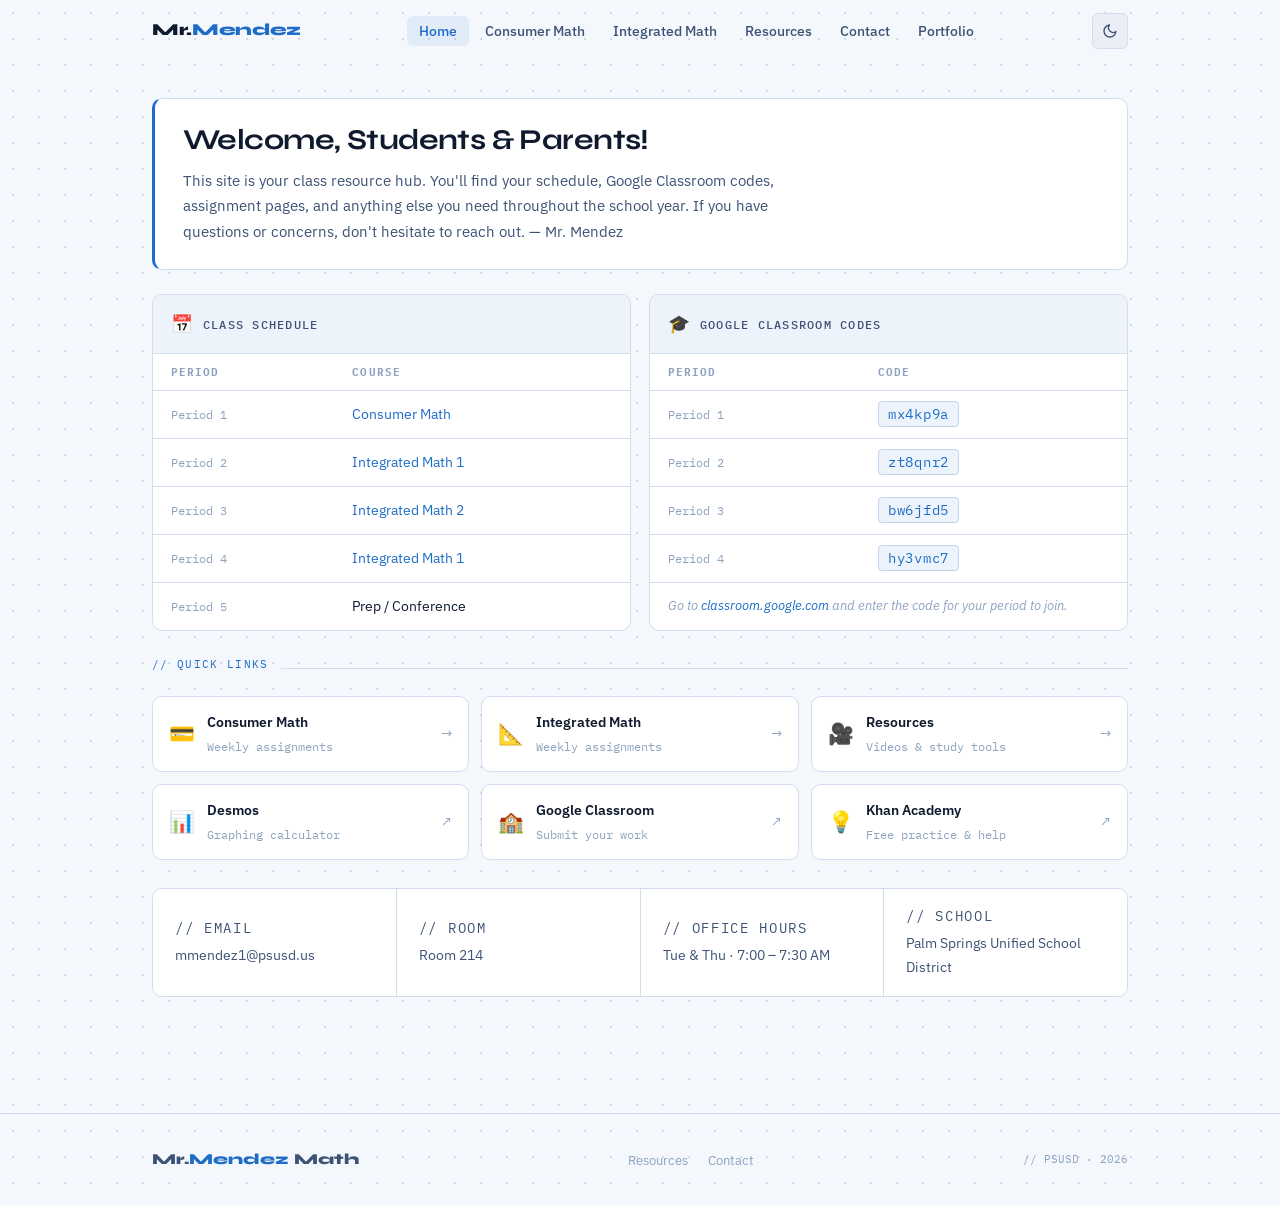
<file: index.html>
<!DOCTYPE html>
<html lang="en">
<head>
  <meta charset="UTF-8" />
  <meta name="viewport" content="width=device-width, initial-scale=1.0" />
  <title>Mr. Mendez Math | PSUSD</title>
  <meta name="description" content="Mr. Mendez's math class hub for students and parents. Find your class schedule, Google Classroom codes, assignments, and resources." />
  <link rel="preconnect" href="https://fonts.googleapis.com" />
  <link rel="preconnect" href="https://fonts.gstatic.com" crossorigin />
  <link href="https://fonts.googleapis.com/css2?family=IBM+Plex+Mono:wght@400;500&family=IBM+Plex+Sans:ital,wght@0,400;0,500;0,600;1,400&family=Syne:wght@700;800&display=swap" rel="stylesheet" />
  <link rel="stylesheet" href="style.css" />
</head>
<body>

<!-- ── NAV ─────────────────────────────────────────────────── -->
<nav id="navbar">
  <div class="nav-inner">
    <a href="index.html" class="nav-logo">Mr.<span>Mendez</span></a>
    <ul class="nav-links">
      <li><a href="index.html" class="active">Home</a></li>
      <li><a href="consumer-math.html">Consumer Math</a></li>
      <li><a href="integrated-math.html">Integrated Math</a></li>
      <li><a href="resources.html">Resources</a></li>
      <li><a href="contact.html">Contact</a></li>
      <li><a href="portfolio.html">Portfolio</a></li>
    </ul>
    <div class="nav-right">
      <button class="theme-toggle" id="themeToggle" aria-label="Toggle light/dark mode" title="Toggle light/dark mode">
        <svg class="icon-sun" xmlns="http://www.w3.org/2000/svg" width="18" height="18" viewBox="0 0 24 24" fill="none" stroke="currentColor" stroke-width="2" stroke-linecap="round" stroke-linejoin="round"><circle cx="12" cy="12" r="5"/><line x1="12" y1="1" x2="12" y2="3"/><line x1="12" y1="21" x2="12" y2="23"/><line x1="4.22" y1="4.22" x2="5.64" y2="5.64"/><line x1="18.36" y1="18.36" x2="19.78" y2="19.78"/><line x1="1" y1="12" x2="3" y2="12"/><line x1="21" y1="12" x2="23" y2="12"/><line x1="4.22" y1="19.78" x2="5.64" y2="18.36"/><line x1="18.36" y1="5.64" x2="19.78" y2="4.22"/></svg>
        <svg class="icon-moon" xmlns="http://www.w3.org/2000/svg" width="16" height="16" viewBox="0 0 24 24" fill="none" stroke="currentColor" stroke-width="2" stroke-linecap="round" stroke-linejoin="round"><path d="M21 12.79A9 9 0 1 1 11.21 3 7 7 0 0 0 21 12.79z"/></svg>
      </button>
      <button class="hamburger" id="hamburger" aria-label="Open menu">
        <span></span><span></span><span></span>
      </button>
    </div>
  </div>
</nav>

<!-- ── MOBILE MENU ──────────────────────────────────────────── -->
<div class="mobile-menu" id="mobileMenu">
  <button class="mobile-close" id="mobileClose" aria-label="Close menu">✕</button>
  <a href="index.html" class="mobile-link">Home</a>
  <a href="consumer-math.html" class="mobile-link">Consumer Math</a>
  <a href="integrated-math.html" class="mobile-link">Integrated Math</a>
  <a href="resources.html" class="mobile-link">Resources</a>
  <a href="contact.html" class="mobile-link">Contact</a>
  <a href="portfolio.html" class="mobile-link">Portfolio</a>
</div>


<!-- ── MAIN ─────────────────────────────────────────────────── -->
<main class="page-body">
  <div class="wrap">

    <!-- Welcome block -->
    <div class="welcome-block fade">
      <h1>Welcome, Students &amp; Parents!</h1>
      <p>
        This site is your class resource hub. You'll find your schedule, Google Classroom codes,
        assignment pages, and anything else you need throughout the school year.
        If you have questions or concerns, don't hesitate to reach out.
        &mdash; Mr. Mendez
      </p>
    </div>

    <!-- ── SCHEDULE + GC CODES ─────────────────────────────── -->
    <!--
      UPDATE EACH SEMESTER:
      Edit the rows below with your current periods, courses, and GC codes.
    -->
    <div class="info-row fade">

      <!-- Class Schedule -->
      <div class="info-card">
        <div class="info-card-head">
          <span class="info-icon">📅</span>
          <h2>Class Schedule</h2>
        </div>
        <table class="info-table">
          <thead>
            <tr><th>Period</th><th>Course</th></tr>
          </thead>
          <tbody>
            <tr>
              <td>Period 1</td>
              <td><a href="consumer-math.html">Consumer Math</a></td>
            </tr>
            <tr>
              <td>Period 2</td>
              <td><a href="integrated-math.html">Integrated Math 1</a></td>
            </tr>
            <tr>
              <td>Period 3</td>
              <td><a href="integrated-math.html">Integrated Math 2</a></td>
            </tr>
            <tr>
              <td>Period 4</td>
              <td><a href="integrated-math.html">Integrated Math 1</a></td>
            </tr>
            <tr>
              <td>Period 5</td>
              <td>Prep / Conference</td>
            </tr>
          </tbody>
        </table>
      </div>

      <!-- Google Classroom Codes -->
      <div class="info-card">
        <div class="info-card-head">
          <span class="info-icon">🎓</span>
          <h2>Google Classroom Codes</h2>
        </div>
        <table class="info-table">
          <thead>
            <tr><th>Period</th><th>Code</th></tr>
          </thead>
          <tbody>
            <tr>
              <td>Period 1</td>
              <td><span class="gc-code">mx4kp9a</span></td>
            </tr>
            <tr>
              <td>Period 2</td>
              <td><span class="gc-code">zt8qnr2</span></td>
            </tr>
            <tr>
              <td>Period 3</td>
              <td><span class="gc-code">bw6jfd5</span></td>
            </tr>
            <tr>
              <td>Period 4</td>
              <td><span class="gc-code">hy3vmc7</span></td>
            </tr>
          </tbody>
        </table>
        <p class="gc-note">
          Go to <a href="https://classroom.google.com" target="_blank" rel="noopener">classroom.google.com</a>
          and enter the code for your period to join.
        </p>
      </div>

    </div><!-- /info-row -->


    <!-- ── QUICK LINKS ──────────────────────────────────────── -->
    <div class="section-divider fade">
      <span class="sec-label">// quick links</span>
    </div>

    <div class="quick-grid fade">
      <a href="consumer-math.html" class="quick-card">
        <span class="quick-icon">💳</span>
        <div class="quick-text">
          <strong>Consumer Math</strong>
          <span>Weekly assignments</span>
        </div>
        <span class="quick-arrow">→</span>
      </a>
      <a href="integrated-math.html" class="quick-card">
        <span class="quick-icon">📐</span>
        <div class="quick-text">
          <strong>Integrated Math</strong>
          <span>Weekly assignments</span>
        </div>
        <span class="quick-arrow">→</span>
      </a>
      <a href="resources.html" class="quick-card">
        <span class="quick-icon">🎥</span>
        <div class="quick-text">
          <strong>Resources</strong>
          <span>Videos &amp; study tools</span>
        </div>
        <span class="quick-arrow">→</span>
      </a>
      <a href="https://www.desmos.com" target="_blank" rel="noopener" class="quick-card">
        <span class="quick-icon">📊</span>
        <div class="quick-text">
          <strong>Desmos</strong>
          <span>Graphing calculator</span>
        </div>
        <span class="quick-arrow">↗</span>
      </a>
      <a href="https://classroom.google.com" target="_blank" rel="noopener" class="quick-card">
        <span class="quick-icon">🏫</span>
        <div class="quick-text">
          <strong>Google Classroom</strong>
          <span>Submit your work</span>
        </div>
        <span class="quick-arrow">↗</span>
      </a>
      <a href="https://www.khanacademy.org" target="_blank" rel="noopener" class="quick-card">
        <span class="quick-icon">💡</span>
        <div class="quick-text">
          <strong>Khan Academy</strong>
          <span>Free practice &amp; help</span>
        </div>
        <span class="quick-arrow">↗</span>
      </a>
    </div><!-- /quick-grid -->


    <!-- ── CONTACT FOOTER BAR ───────────────────────────────── -->
    <!--
      UPDATE: Replace the email and room number with your actual info.
    -->
    <div class="contact-bar fade">
      <div class="contact-item">
        <span class="contact-label">// email</span>
        <a href="mailto:mmendez1@psusd.us">mmendez1@psusd.us</a>
      </div>
      <div class="contact-divider"></div>
      <div class="contact-item">
        <span class="contact-label">// room</span>
        <span>Room 214</span>
      </div>
      <div class="contact-divider"></div>
      <div class="contact-item">
        <span class="contact-label">// office hours</span>
        <span>Tue &amp; Thu · 7:00 – 7:30 AM</span>
      </div>
      <div class="contact-divider"></div>
      <div class="contact-item">
        <span class="contact-label">// school</span>
        <span>Palm Springs Unified School District</span>
      </div>
    </div>

  </div><!-- /wrap -->
</main>


<!-- ── FOOTER ────────────────────────────────────────────────── -->
<footer>
  <div class="wrap">
    <div class="footer-inner">
      <div class="footer-logo">Mr.<span>Mendez</span> Math</div>
      <ul class="footer-links">
        <li><a href="resources.html">Resources</a></li>
        <li><a href="contact.html">Contact</a></li>
      </ul>
      <p class="footer-copy">// PSUSD · <span class="footer-year">2025</span></p>
    </div>
  </div>
</footer>

<script src="script.js"></script>

<button id="backToTop" aria-label="Back to top" title="Back to top">↑</button>
</body>
</html>
</file>
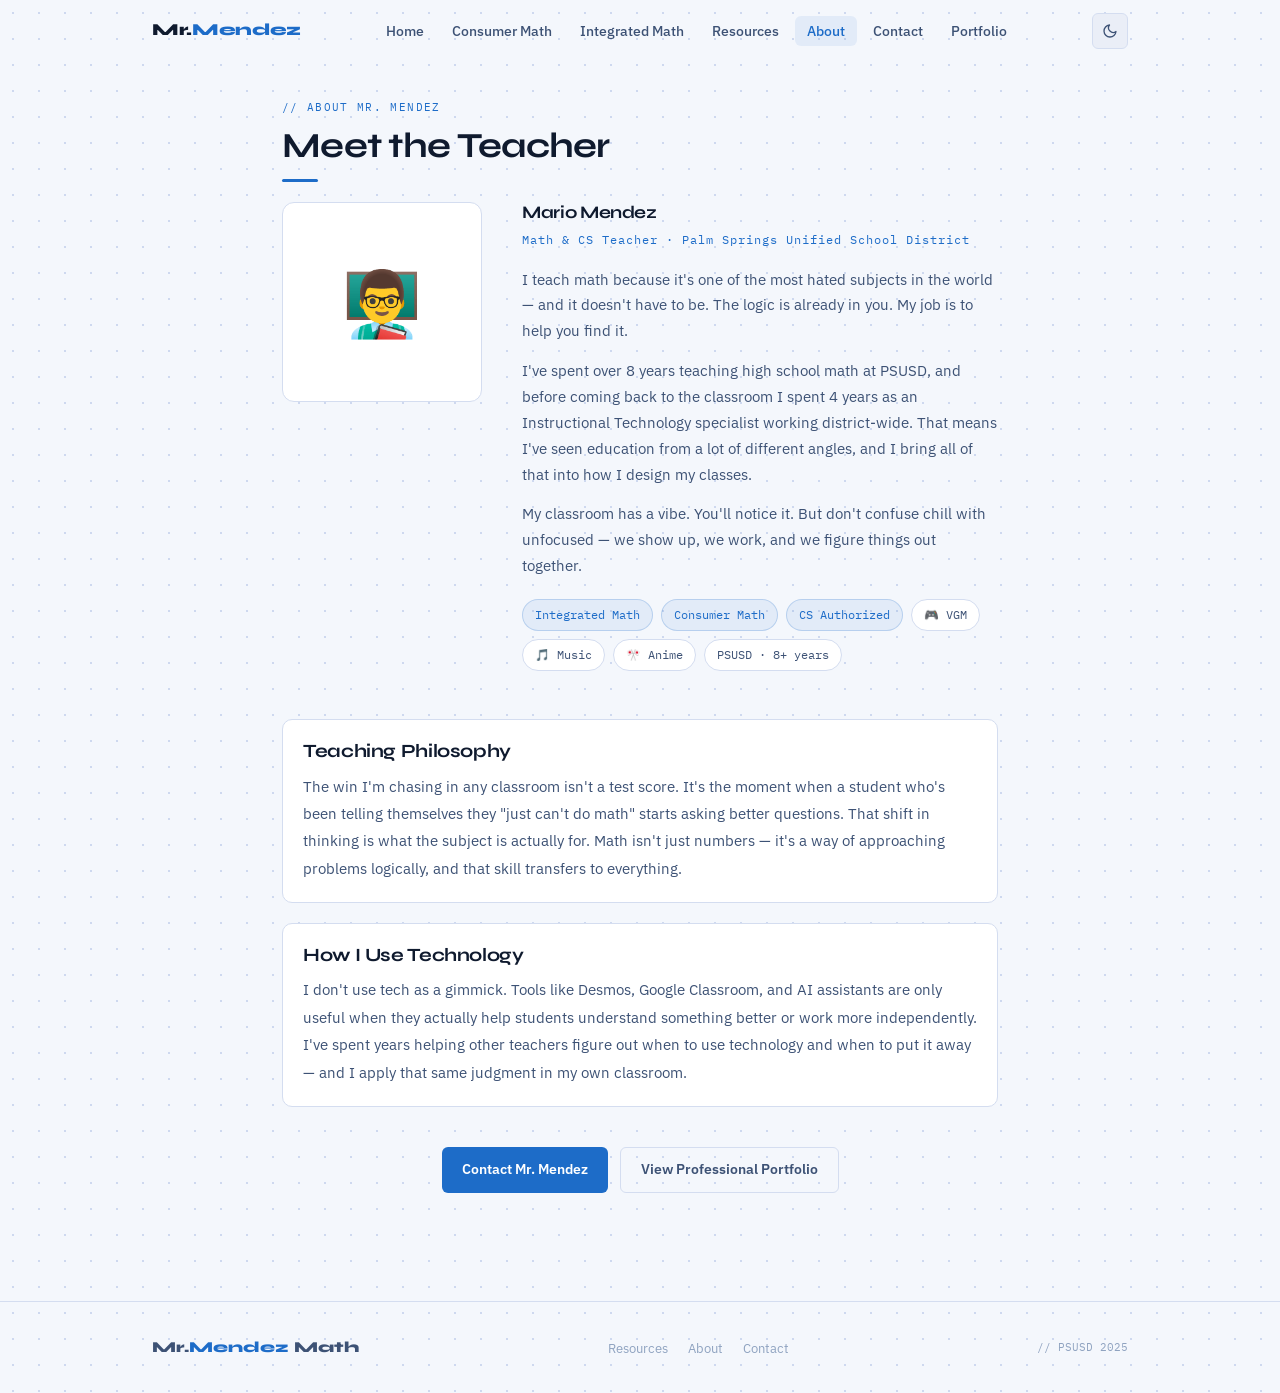
<file: about.html>
<!DOCTYPE html>
<html lang="en">
<head>
  <meta charset="UTF-8" />
  <meta name="viewport" content="width=device-width, initial-scale=1.0" />
  <title>About — Mr. Mendez</title>
  <link rel="preconnect" href="https://fonts.googleapis.com" />
  <link rel="preconnect" href="https://fonts.gstatic.com" crossorigin />
  <link href="https://fonts.googleapis.com/css2?family=IBM+Plex+Mono:wght@400;500&family=IBM+Plex+Sans:ital,wght@0,400;0,500;0,600;1,400&family=Syne:wght@700;800&display=swap" rel="stylesheet" />
  <link rel="stylesheet" href="style.css" />
  <style>
    .about-grid { display: grid; grid-template-columns: 200px 1fr; gap: 40px; align-items: start; margin-bottom: 48px; }
    .about-avatar { width: 200px; height: 200px; background: var(--bg-card); border: 1px solid var(--border); border-radius: 12px; display: flex; align-items: center; justify-content: center; font-size: 4rem; color: var(--text-3); }
    .about-intro h2 { margin-bottom: 6px; }
    .about-intro .subtitle { font-family: var(--font-mono); font-size: 0.78rem; color: var(--accent); letter-spacing: 0.08em; margin-bottom: 16px; display: block; }
    .about-intro p { margin-bottom: 14px; font-size: 0.95rem; }
    .vibe-tags { display: flex; flex-wrap: wrap; gap: 8px; margin-top: 20px; }
    .tag { font-family: var(--font-mono); font-size: 0.74rem; padding: 5px 12px; border-radius: 100px; border: 1px solid var(--border); color: var(--text-2); background: var(--bg-card); transition: border-color 0.2s, color 0.2s; }
    .tag:hover { border-color: var(--accent-line); color: var(--accent); }
    .tag.hi { border-color: var(--accent-line); color: var(--accent); background: var(--accent-dim); }
    @media (max-width: 580px) { .about-grid { grid-template-columns: 1fr; } .about-avatar { width: 120px; height: 120px; font-size: 2.5rem; } }
  </style>
</head>
<body>
<nav id="navbar">
  <div class="nav-inner">
    <a href="index.html" class="nav-logo">Mr.<span>Mendez</span></a>
    <ul class="nav-links">
      <li><a href="index.html">Home</a></li>
      <li><a href="consumer-math.html">Consumer Math</a></li>
      <li><a href="integrated-math.html">Integrated Math</a></li>
      <li><a href="resources.html">Resources</a></li>
      <li><a href="about.html" class="active">About</a></li>
      <li><a href="contact.html">Contact</a></li>
      <li><a href="portfolio.html">Portfolio</a></li>
    </ul>
    <div class="nav-right">
      <button class="theme-toggle" id="themeToggle" aria-label="Toggle light/dark mode" title="Toggle light/dark mode">
        <svg class="icon-sun" xmlns="http://www.w3.org/2000/svg" width="18" height="18" viewBox="0 0 24 24" fill="none" stroke="currentColor" stroke-width="2" stroke-linecap="round" stroke-linejoin="round"><circle cx="12" cy="12" r="5"/><line x1="12" y1="1" x2="12" y2="3"/><line x1="12" y1="21" x2="12" y2="23"/><line x1="4.22" y1="4.22" x2="5.64" y2="5.64"/><line x1="18.36" y1="18.36" x2="19.78" y2="19.78"/><line x1="1" y1="12" x2="3" y2="12"/><line x1="21" y1="12" x2="23" y2="12"/><line x1="4.22" y1="19.78" x2="5.64" y2="18.36"/><line x1="18.36" y1="5.64" x2="19.78" y2="4.22"/></svg>
        <svg class="icon-moon" xmlns="http://www.w3.org/2000/svg" width="16" height="16" viewBox="0 0 24 24" fill="none" stroke="currentColor" stroke-width="2" stroke-linecap="round" stroke-linejoin="round"><path d="M21 12.79A9 9 0 1 1 11.21 3 7 7 0 0 0 21 12.79z"/></svg>
      </button>
      <button class="hamburger" id="hamburger" aria-label="Open menu"><span></span><span></span><span></span></button>
    </div>
  </div>
</nav>
<div class="mobile-menu" id="mobileMenu">
  <button class="mobile-close" id="mobileClose">X</button>
  <a href="index.html" class="mobile-link">Home</a>
  <a href="consumer-math.html" class="mobile-link">Consumer Math</a>
  <a href="integrated-math.html" class="mobile-link">Integrated Math</a>
  <a href="resources.html" class="mobile-link">Resources</a>
  <a href="about.html" class="mobile-link active">About</a>
  <a href="contact.html" class="mobile-link">Contact</a>
  <a href="portfolio.html" class="mobile-link">Portfolio</a>
</div>

<main class="page-body">
  <div class="wrap-sm">
    <span class="sec-label">// about mr. mendez</span>
    <h1 class="sec-head">Meet the Teacher</h1>
    <div class="divider"></div>

    <div class="about-grid fade">
      <!-- Replace the emoji div with an <img> tag when you have a photo:
           <img src="assets/photo.jpg" alt="Mr. Mendez" style="width:200px; border-radius:12px; border:1px solid var(--border);" />
      -->
      <div class="about-avatar">👨‍🏫</div>
      <div class="about-intro">
        <h2>Mario Mendez</h2>
        <span class="subtitle">Math &amp; CS Teacher · Palm Springs Unified School District</span>
        <p>
          I teach math because it's one of the most hated subjects in the world — and it doesn't have to be.
          The logic is already in you. My job is to help you find it.
        </p>
        <p>
          I've spent over 8 years teaching high school math at PSUSD, and before coming back to the classroom
          I spent 4 years as an Instructional Technology specialist working district-wide. That means I've
          seen education from a lot of different angles, and I bring all of that into how I design my classes.
        </p>
        <p>
          My classroom has a vibe. You'll notice it. But don't confuse chill with unfocused — we show up,
          we work, and we figure things out together.
        </p>
        <div class="vibe-tags">
          <span class="tag hi">Integrated Math</span>
          <span class="tag hi">Consumer Math</span>
          <span class="tag hi">CS Authorized</span>
          <span class="tag">🎮 VGM</span>
          <span class="tag">🎵 Music</span>
          <span class="tag">🎌 Anime</span>
          <span class="tag">PSUSD · 8+ years</span>
        </div>
      </div>
    </div>

    <!-- Teaching Philosophy -->
    <div class="card fade" style="margin-bottom:20px;">
      <h3 style="margin-bottom:10px; color:var(--text);">Teaching Philosophy</h3>
      <p style="font-size:0.95rem; line-height:1.8;">
        The win I'm chasing in any classroom isn't a test score. It's the moment when a student who's been
        telling themselves they "just can't do math" starts asking better questions. That shift in thinking
        is what the subject is actually for. Math isn't just numbers — it's a way of approaching problems
        logically, and that skill transfers to everything.
      </p>
    </div>

    <div class="card fade" style="margin-bottom:20px;">
      <h3 style="margin-bottom:10px; color:var(--text);">How I Use Technology</h3>
      <p style="font-size:0.95rem; line-height:1.8;">
        I don't use tech as a gimmick. Tools like Desmos, Google Classroom, and AI assistants are only
        useful when they actually help students understand something better or work more independently.
        I've spent years helping other teachers figure out when to use technology and when to put it away —
        and I apply that same judgment in my own classroom.
      </p>
    </div>

    <div style="text-align:center; margin-top:40px; display:flex; gap:12px; justify-content:center; flex-wrap:wrap;">
      <a href="contact.html" class="btn btn-primary">Contact Mr. Mendez</a>
      <a href="portfolio.html" class="btn btn-ghost">View Professional Portfolio</a>
    </div>
  </div>
</main>

<footer>
  <div class="wrap">
    <div class="footer-inner">
      <div class="footer-logo">Mr.<span>Mendez</span> Math</div>
      <ul class="footer-links">
        <li><a href="resources.html">Resources</a></li>
        <li><a href="about.html">About</a></li>
        <li><a href="contact.html">Contact</a></li>
      </ul>
      <p class="footer-copy">// PSUSD 2025</p>
    </div>
  </div>
</footer>
<script src="script.js"></script>
</body>
</html>
</file>
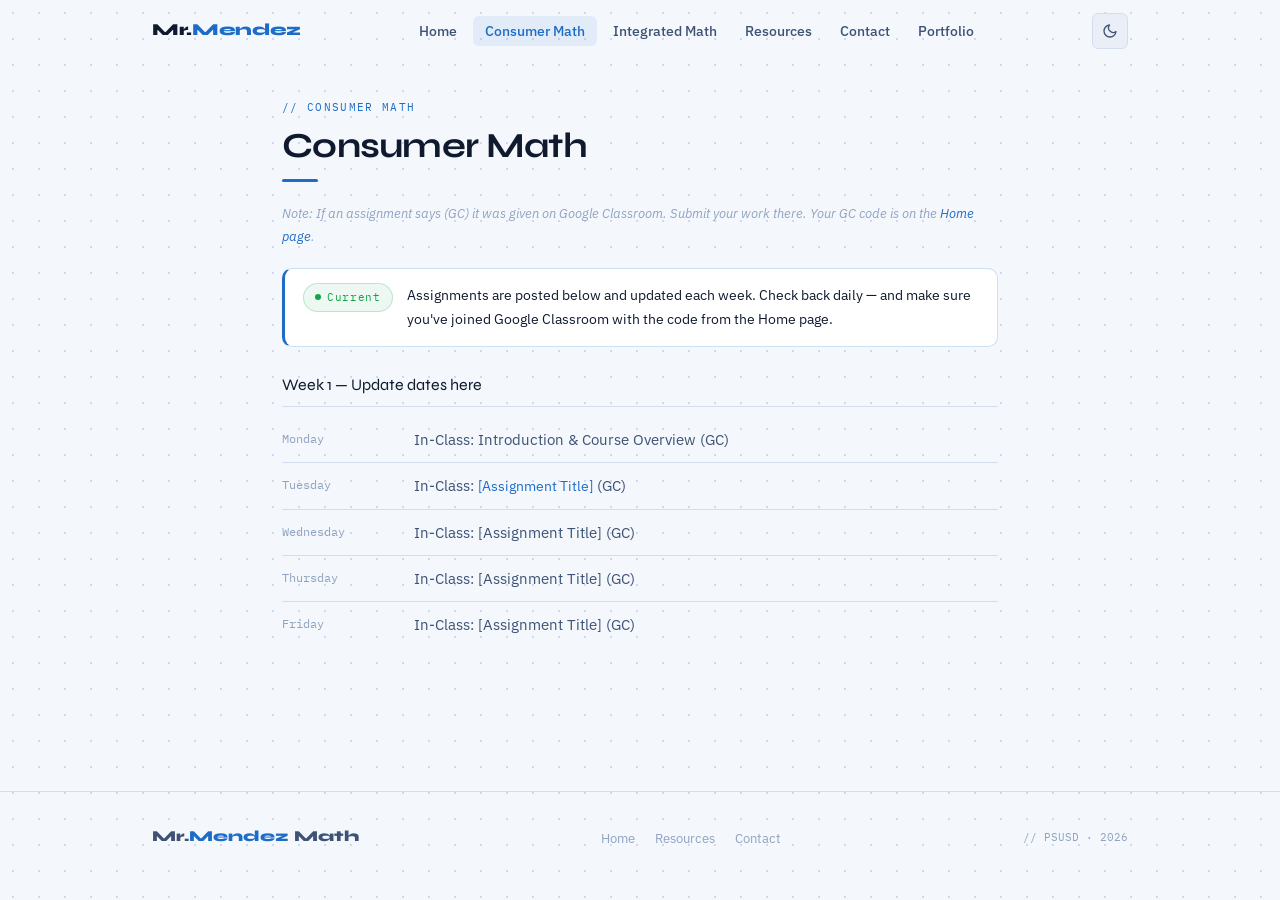
<file: consumer-math.html>
<!DOCTYPE html>
<html lang="en">
<head>
  <meta charset="UTF-8" />
  <meta name="viewport" content="width=device-width, initial-scale=1.0" />
  <title>Consumer Math Assignments — Mr. Mendez | PSUSD</title>
    <meta name="description" content="Weekly Consumer Math assignments and resources for Mr. Mendez's class at Palm Springs Unified School District." />
  <link rel="preconnect" href="https://fonts.googleapis.com" />
  <link rel="preconnect" href="https://fonts.gstatic.com" crossorigin />
  <link href="https://fonts.googleapis.com/css2?family=IBM+Plex+Mono:wght@400;500&family=IBM+Plex+Sans:ital,wght@0,400;0,500;0,600;1,400&family=Syne:wght@700;800&display=swap" rel="stylesheet" />
  <link rel="stylesheet" href="style.css" />
</head>
<body>
<nav id="navbar">
  <div class="nav-inner">
    <a href="index.html" class="nav-logo">Mr.<span>Mendez</span></a>
    <ul class="nav-links">
      <li><a href="index.html">Home</a></li>
      <li><a href="consumer-math.html" class="active">Consumer Math</a></li>
      <li><a href="integrated-math.html">Integrated Math</a></li>
      <li><a href="resources.html">Resources</a></li>
      <li><a href="contact.html">Contact</a></li>
      <li><a href="portfolio.html">Portfolio</a></li>
    </ul>
    <div class="nav-right">
      <button class="theme-toggle" id="themeToggle" aria-label="Toggle light/dark mode">
        <svg class="icon-sun" xmlns="http://www.w3.org/2000/svg" width="18" height="18" viewBox="0 0 24 24" fill="none" stroke="currentColor" stroke-width="2" stroke-linecap="round" stroke-linejoin="round"><circle cx="12" cy="12" r="5"/><line x1="12" y1="1" x2="12" y2="3"/><line x1="12" y1="21" x2="12" y2="23"/><line x1="4.22" y1="4.22" x2="5.64" y2="5.64"/><line x1="18.36" y1="18.36" x2="19.78" y2="19.78"/><line x1="1" y1="12" x2="3" y2="12"/><line x1="21" y1="12" x2="23" y2="12"/><line x1="4.22" y1="19.78" x2="5.64" y2="18.36"/><line x1="18.36" y1="5.64" x2="19.78" y2="4.22"/></svg>
        <svg class="icon-moon" xmlns="http://www.w3.org/2000/svg" width="16" height="16" viewBox="0 0 24 24" fill="none" stroke="currentColor" stroke-width="2" stroke-linecap="round" stroke-linejoin="round"><path d="M21 12.79A9 9 0 1 1 11.21 3 7 7 0 0 0 21 12.79z"/></svg>
      </button>
      <button class="hamburger" id="hamburger" aria-label="Open menu"><span></span><span></span><span></span></button>
    </div>
  </div>
</nav>
<div class="mobile-menu" id="mobileMenu">
  <button class="mobile-close" id="mobileClose">✕</button>
  <a href="index.html" class="mobile-link">Home</a>
  <a href="consumer-math.html" class="mobile-link active">Consumer Math</a>
  <a href="integrated-math.html" class="mobile-link">Integrated Math</a>
  <a href="resources.html" class="mobile-link">Resources</a>
  <a href="contact.html" class="mobile-link">Contact</a>
  <a href="portfolio.html" class="mobile-link">Portfolio</a>
</div>

<main class="page-body">
  <div class="wrap-sm">

    <span class="sec-label">// consumer math</span>
    <h1>Consumer Math</h1>
    <div class="divider"></div>

    <p class="page-note">
      Note: If an assignment says (GC) it was given on Google Classroom. Submit your work there.
      Your GC code is on the <a href="index.html">Home page</a>.
    </p>

    <div class="announcement fade">
      <span class="badge badge-green">Current</span>
      <p>Assignments are posted below and updated each week. Check back daily — and make sure you've joined Google Classroom with the code from the Home page.</p>
    </div>

    <!--
    ================================================================
      WEEKLY ASSIGNMENT LOG
      Paste a new .week-block at the TOP each week.
      Add a .late-cutoff div between weeks to mark the no-late-work line.
      Most recent week always goes first.
    ================================================================
    -->

    <div class="week-block fade">
      <div class="week-title">Week 1 — Update dates here</div>
      <div class="day-row">
        <div class="day-label">Monday</div>
        <div class="day-content">In-Class: Introduction &amp; Course Overview (GC)</div>
      </div>
      <div class="day-row">
        <div class="day-label">Tuesday</div>
        <div class="day-content">In-Class: <a href="#">[Assignment Title]</a> (GC)</div>
      </div>
      <div class="day-row">
        <div class="day-label">Wednesday</div>
        <div class="day-content">In-Class: [Assignment Title] (GC)</div>
      </div>
      <div class="day-row">
        <div class="day-label">Thursday</div>
        <div class="day-content">In-Class: [Assignment Title] (GC)</div>
      </div>
      <div class="day-row">
        <div class="day-label">Friday</div>
        <div class="day-content">In-Class: [Assignment Title] (GC)</div>
      </div>
    </div>

    <!--
      EXAMPLE COMPLETED WEEK — copy this pattern for past weeks:

    <div class="late-cutoff">⚠ No late work accepted past this point</div>

    <div class="week-block">
      <div class="week-title">Week 3 — 1/24/22 to 1/28/22</div>
      <div class="day-row">
        <div class="day-label">Mon 1/24</div>
        <div class="day-content">In-Class: <a href="#">Website Project</a> (GC)</div>
      </div>
      <div class="day-row">
        <div class="day-label">Tue 1/25</div>
        <div class="day-content">In-Class: <a href="#">Student Business Presentations</a> (GC)</div>
      </div>
    </div>
    -->

  </div>
</main>

<footer>
  <div class="wrap">
    <div class="footer-inner">
      <div class="footer-logo">Mr.<span>Mendez</span> Math</div>
      <ul class="footer-links">
        <li><a href="index.html">Home</a></li>
        <li><a href="resources.html">Resources</a></li>
        <li><a href="contact.html">Contact</a></li>
      </ul>
      <p class="footer-copy">// PSUSD · <span class="footer-year">2025</span></p>
    </div>
  </div>
</footer>
<script src="script.js"></script>

<button id="backToTop" aria-label="Back to top" title="Back to top">↑</button>
</body>
</html>
</file>
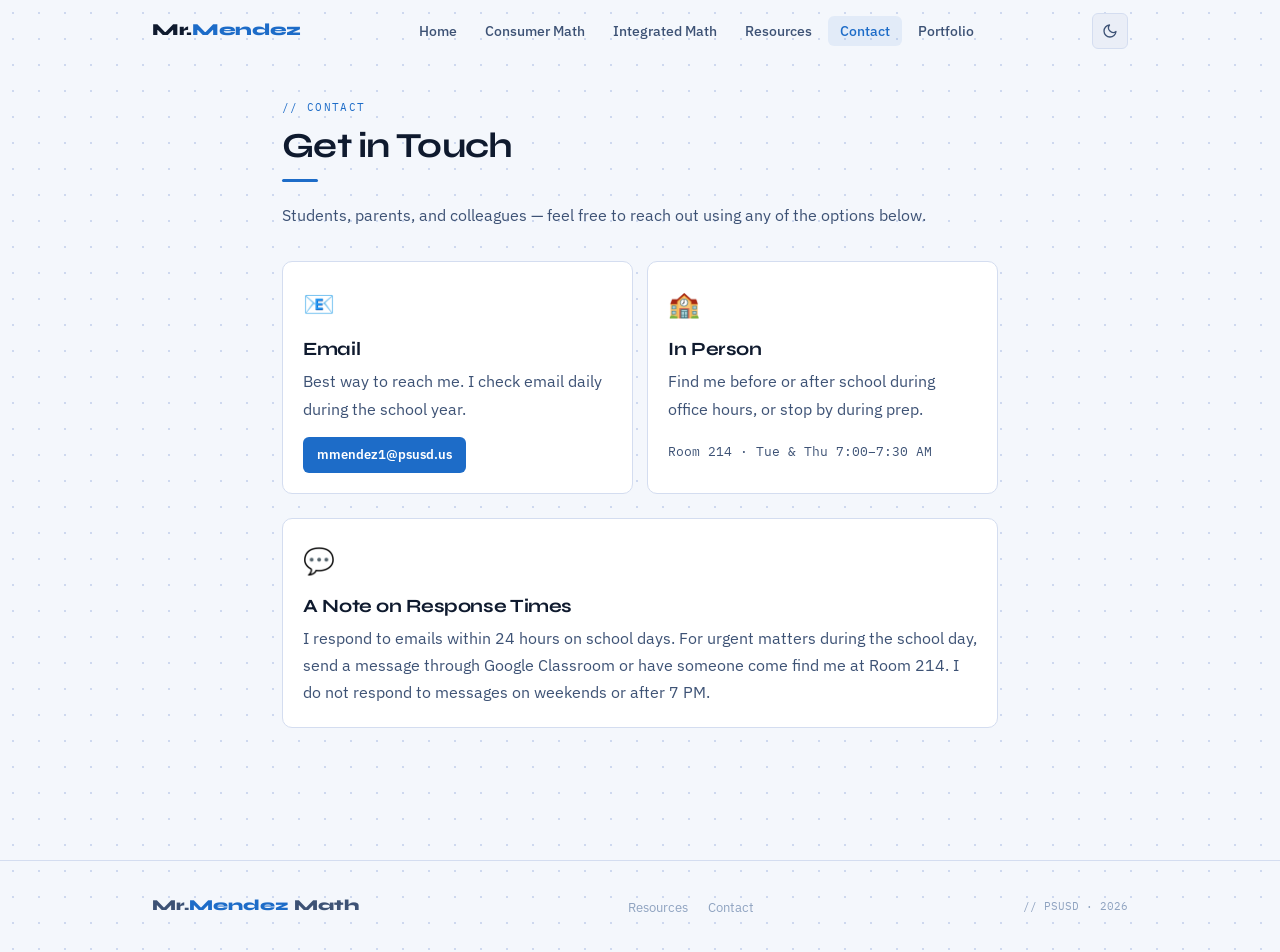
<file: contact.html>
<!DOCTYPE html>
<html lang="en">
<head>
  <meta charset="UTF-8" />
  <meta name="viewport" content="width=device-width, initial-scale=1.0" />
  <title>Contact Mr. Mendez | Math Teacher | PSUSD</title>
    <meta name="description" content="Contact Mr. Mendez — email, office hours, and room information for students and parents at Palm Springs Unified School District." />
  <link rel="preconnect" href="https://fonts.googleapis.com" />
  <link rel="preconnect" href="https://fonts.gstatic.com" crossorigin />
  <link href="https://fonts.googleapis.com/css2?family=IBM+Plex+Mono:wght@400;500&family=IBM+Plex+Sans:ital,wght@0,400;0,500;0,600;1,400&family=Syne:wght@700;800&display=swap" rel="stylesheet" />
  <link rel="stylesheet" href="style.css" />
</head>
<body>
<nav id="navbar">
  <div class="nav-inner">
    <a href="index.html" class="nav-logo">Mr.<span>Mendez</span></a>
    <ul class="nav-links">
      <li><a href="index.html">Home</a></li>
      <li><a href="consumer-math.html">Consumer Math</a></li>
      <li><a href="integrated-math.html">Integrated Math</a></li>
      <li><a href="resources.html">Resources</a></li>
      <li><a href="contact.html" class="active">Contact</a></li>
      <li><a href="portfolio.html">Portfolio</a></li>
    </ul>
    <div class="nav-right">
      <button class="theme-toggle" id="themeToggle" aria-label="Toggle light/dark mode" title="Toggle light/dark mode">
        <svg class="icon-sun" xmlns="http://www.w3.org/2000/svg" width="18" height="18" viewBox="0 0 24 24" fill="none" stroke="currentColor" stroke-width="2" stroke-linecap="round" stroke-linejoin="round"><circle cx="12" cy="12" r="5"/><line x1="12" y1="1" x2="12" y2="3"/><line x1="12" y1="21" x2="12" y2="23"/><line x1="4.22" y1="4.22" x2="5.64" y2="5.64"/><line x1="18.36" y1="18.36" x2="19.78" y2="19.78"/><line x1="1" y1="12" x2="3" y2="12"/><line x1="21" y1="12" x2="23" y2="12"/><line x1="4.22" y1="19.78" x2="5.64" y2="18.36"/><line x1="18.36" y1="5.64" x2="19.78" y2="4.22"/></svg>
        <svg class="icon-moon" xmlns="http://www.w3.org/2000/svg" width="16" height="16" viewBox="0 0 24 24" fill="none" stroke="currentColor" stroke-width="2" stroke-linecap="round" stroke-linejoin="round"><path d="M21 12.79A9 9 0 1 1 11.21 3 7 7 0 0 0 21 12.79z"/></svg>
      </button>
      <button class="hamburger" id="hamburger" aria-label="Open menu"><span></span><span></span><span></span></button>
    </div>
  </div>
</nav>
<div class="mobile-menu" id="mobileMenu">
  <button class="mobile-close" id="mobileClose">X</button>
  <a href="index.html" class="mobile-link">Home</a>
  <a href="consumer-math.html" class="mobile-link">Consumer Math</a>
  <a href="integrated-math.html" class="mobile-link">Integrated Math</a>
  <a href="resources.html" class="mobile-link">Resources</a>
  <a href="contact.html" class="mobile-link active">Contact</a>
  <a href="portfolio.html" class="mobile-link">Portfolio</a>
</div>

<main class="page-body">
  <div class="wrap-sm">
    <span class="sec-label">// contact</span>
    <h1 class="sec-head">Get in Touch</h1>
    <div class="divider"></div>
    <p style="margin-bottom:32px;">Students, parents, and colleagues — feel free to reach out using any of the options below.</p>

    <div class="grid-2 fade" style="margin-bottom:24px;">
      <div class="card">
        <span class="card-icon">📧</span>
        <h3>Email</h3>
        <p style="margin-bottom:14px;">Best way to reach me. I check email daily during the school year.</p>
        <a href="mailto:mmendez1@psusd.us" class="btn btn-primary btn-sm">mmendez1@psusd.us</a>
      </div>
      <div class="card">
        <span class="card-icon">🏫</span>
        <h3>In Person</h3>
        <p style="margin-bottom:14px;">Find me before or after school during office hours, or stop by during prep.</p>
        <span style="font-family:var(--font-mono); font-size:0.82rem; color:var(--text-2);">Room 214 · Tue &amp; Thu 7:00–7:30 AM</span>
      </div>
    </div>

    <div class="card fade" style="margin-bottom:24px;">
      <span class="card-icon">💬</span>
      <h3>A Note on Response Times</h3>
      <p>
        I respond to emails within 24 hours on school days. For urgent matters during the school day,
        send a message through Google Classroom or have someone come find me at Room 214.
        I do not respond to messages on weekends or after 7 PM.
      </p>
    </div>

  </div>
</main>

<footer>
  <div class="wrap">
    <div class="footer-inner">
      <div class="footer-logo">Mr.<span>Mendez</span> Math</div>
      <ul class="footer-links">
        <li><a href="resources.html">Resources</a></li>
        <li><a href="contact.html">Contact</a></li>
      </ul>
      <p class="footer-copy">// PSUSD · <span class="footer-year">2025</span></p>
    </div>
  </div>
</footer>
<script src="script.js"></script>

<button id="backToTop" aria-label="Back to top" title="Back to top">↑</button>
</body>
</html>
</file>
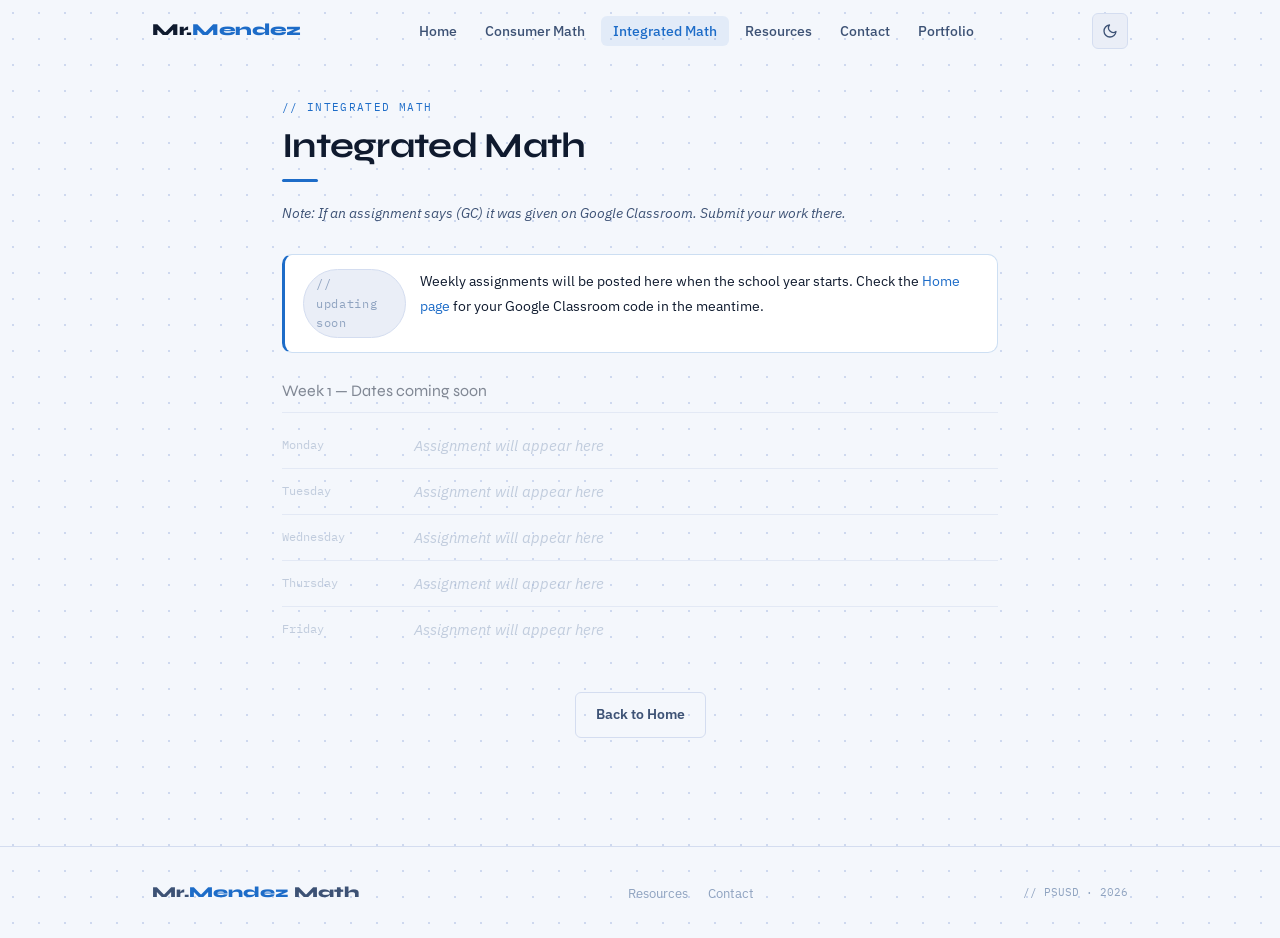
<file: integrated-math.html>
<!DOCTYPE html>
<html lang="en">
<head>
  <meta charset="UTF-8" />
  <meta name="viewport" content="width=device-width, initial-scale=1.0" />
  <title>Integrated Math Assignments — Mr. Mendez | PSUSD</title>
    <meta name="description" content="Weekly Integrated Math 1, 2, and 3 assignments and resources for Mr. Mendez's class at Palm Springs Unified School District." />
  <link rel="preconnect" href="https://fonts.googleapis.com" />
  <link rel="preconnect" href="https://fonts.gstatic.com" crossorigin />
  <link href="https://fonts.googleapis.com/css2?family=IBM+Plex+Mono:wght@400;500&family=IBM+Plex+Sans:ital,wght@0,400;0,500;0,600;1,400&family=Syne:wght@700;800&display=swap" rel="stylesheet" />
  <link rel="stylesheet" href="style.css" />
</head>
<body>
<nav id="navbar">
  <div class="nav-inner">
    <a href="index.html" class="nav-logo">Mr.<span>Mendez</span></a>
    <ul class="nav-links">
      <li><a href="index.html">Home</a></li>
      <li><a href="consumer-math.html">Consumer Math</a></li>
      <li><a href="integrated-math.html" class="active">Integrated Math</a></li>
      <li><a href="resources.html">Resources</a></li>
      <li><a href="contact.html">Contact</a></li>
      <li><a href="portfolio.html">Portfolio</a></li>
    </ul>
    <div class="nav-right">
      <button class="theme-toggle" id="themeToggle" aria-label="Toggle light/dark mode" title="Toggle light/dark mode">
        <svg class="icon-sun" xmlns="http://www.w3.org/2000/svg" width="18" height="18" viewBox="0 0 24 24" fill="none" stroke="currentColor" stroke-width="2" stroke-linecap="round" stroke-linejoin="round"><circle cx="12" cy="12" r="5"/><line x1="12" y1="1" x2="12" y2="3"/><line x1="12" y1="21" x2="12" y2="23"/><line x1="4.22" y1="4.22" x2="5.64" y2="5.64"/><line x1="18.36" y1="18.36" x2="19.78" y2="19.78"/><line x1="1" y1="12" x2="3" y2="12"/><line x1="21" y1="12" x2="23" y2="12"/><line x1="4.22" y1="19.78" x2="5.64" y2="18.36"/><line x1="18.36" y1="5.64" x2="19.78" y2="4.22"/></svg>
        <svg class="icon-moon" xmlns="http://www.w3.org/2000/svg" width="16" height="16" viewBox="0 0 24 24" fill="none" stroke="currentColor" stroke-width="2" stroke-linecap="round" stroke-linejoin="round"><path d="M21 12.79A9 9 0 1 1 11.21 3 7 7 0 0 0 21 12.79z"/></svg>
      </button>
      <button class="hamburger" id="hamburger" aria-label="Open menu"><span></span><span></span><span></span></button>
    </div>
  </div>
</nav>
<div class="mobile-menu" id="mobileMenu">
  <button class="mobile-close" id="mobileClose">X</button>
  <a href="index.html" class="mobile-link">Home</a>
  <a href="consumer-math.html" class="mobile-link">Consumer Math</a>
  <a href="integrated-math.html" class="mobile-link active">Integrated Math</a>
  <a href="resources.html" class="mobile-link">Resources</a>
  <a href="contact.html" class="mobile-link">Contact</a>
  <a href="portfolio.html" class="mobile-link">Portfolio</a>
</div>
<main class="page-body">
  <div class="wrap-sm">
    <span class="sec-label">// integrated math</span>
    <h1 class="sec-head">Integrated Math</h1>
    <div class="divider"></div>
    <p style="font-size:0.88rem; font-style:italic; margin-bottom:28px;">
      Note: If an assignment says (GC) it was given on Google Classroom. Submit your work there.
    </p>
    <div class="announcement fade">
      <span style="font-family:var(--font-mono); font-size:0.72rem; letter-spacing:0.06em; padding:4px 12px; border-radius:100px; background:var(--bg-2); color:var(--text-3); border:1px solid var(--border);">// updating soon</span>
      <p>Weekly assignments will be posted here when the school year starts. Check the <a href="index.html">Home page</a> for your Google Classroom code in the meantime.</p>
    </div>
    <div class="week-block fade" style="opacity:0.5;">
      <div class="week-title">Week 1 — Dates coming soon</div>
      <div class="day-row">
        <div class="day-label">Monday</div>
        <div class="day-content" style="color:var(--text-3); font-style:italic;">Assignment will appear here</div>
      </div>
      <div class="day-row">
        <div class="day-label">Tuesday</div>
        <div class="day-content" style="color:var(--text-3); font-style:italic;">Assignment will appear here</div>
      </div>
      <div class="day-row">
        <div class="day-label">Wednesday</div>
        <div class="day-content" style="color:var(--text-3); font-style:italic;">Assignment will appear here</div>
      </div>
      <div class="day-row">
        <div class="day-label">Thursday</div>
        <div class="day-content" style="color:var(--text-3); font-style:italic;">Assignment will appear here</div>
      </div>
      <div class="day-row">
        <div class="day-label">Friday</div>
        <div class="day-content" style="color:var(--text-3); font-style:italic;">Assignment will appear here</div>
      </div>
    </div>
    <div style="text-align:center; margin-top:40px;">
      <a href="index.html" class="btn btn-ghost">Back to Home</a>
    </div>
  </div>
</main>
<footer>
  <div class="wrap">
    <div class="footer-inner">
      <div class="footer-logo">Mr.<span>Mendez</span> Math</div>
      <ul class="footer-links">
        <li><a href="resources.html">Resources</a></li>
        <li><a href="contact.html">Contact</a></li>
      </ul>
      <p class="footer-copy">// PSUSD · <span class="footer-year">2025</span></p>
    </div>
  </div>
</footer>
<script src="script.js"></script>

<button id="backToTop" aria-label="Back to top" title="Back to top">↑</button>
</body>
</html>
</file>
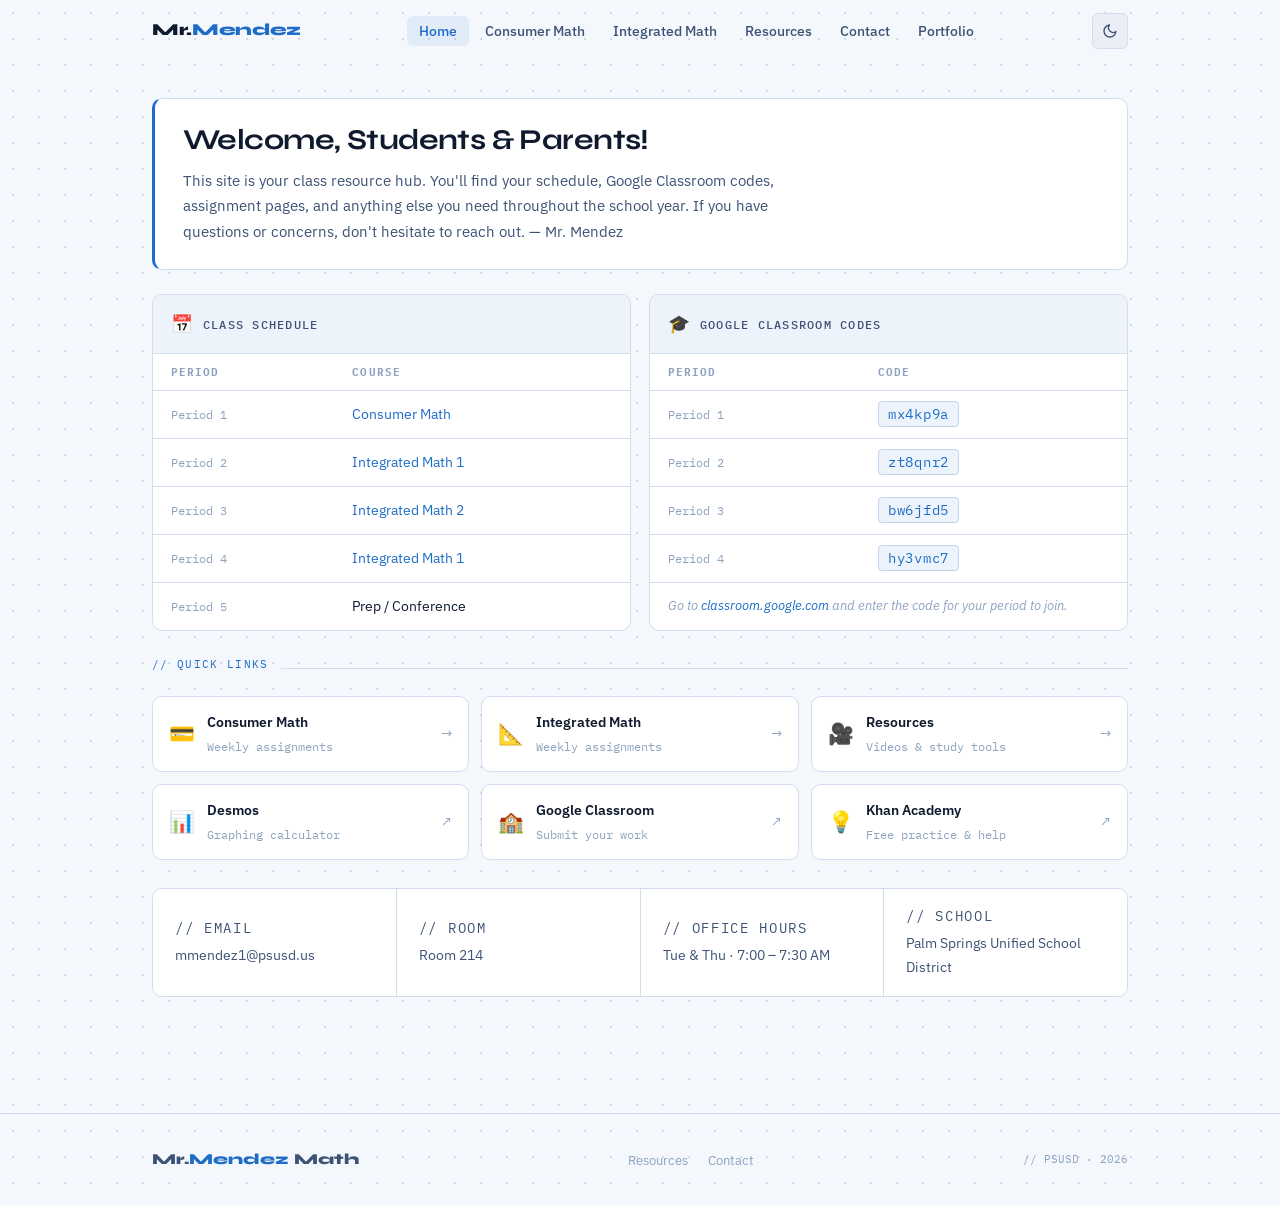
<file: PREVIEW_index.html>
<!DOCTYPE html>
<html lang="en">
<head>
  <meta charset="UTF-8" />
  <meta name="viewport" content="width=device-width, initial-scale=1.0" />
  <title>Mr. Mendez Math | PSUSD</title>
  <meta name="description" content="Mr. Mendez's math class hub for students and parents. Find your class schedule, Google Classroom codes, assignments, and resources." />
  <link rel="preconnect" href="https://fonts.googleapis.com" />
  <link rel="preconnect" href="https://fonts.gstatic.com" crossorigin />
  <link href="https://fonts.googleapis.com/css2?family=IBM+Plex+Mono:wght@400;500&family=IBM+Plex+Sans:ital,wght@0,400;0,500;0,600;1,400&family=Syne:wght@700;800&display=swap" rel="stylesheet" />
  <style>
/* ============================================================
   MR. MENDEZ MATH — style.css
   Shared styles for all pages.
   TO CUSTOMIZE: Change --accent to retheme the whole site.
============================================================ */

/* ── DARK MODE (default) ── */
:root {
  --bg:           #090d18;
  --bg-2:         #0f1526;
  --bg-card:      #131929;
  --accent:       #2979d9;
  --accent-dim:   rgba(41,121,217,0.13);
  --accent-line:  rgba(41,121,217,0.3);
  --warm:         #f5a424;
  --warm-bg:      rgba(245,164,36,0.08);
  --warm-border:  rgba(245,164,36,0.2);
  --green:        #22c55e;
  --green-bg:     rgba(34,197,94,0.10);
  --green-border: rgba(34,197,94,0.25);
  --text:         #dde4f0;
  --text-2:       #7e90b0;
  --text-3:       #3a4d6a;
  --border:       #192035;
  --nav-bg:       rgba(9,13,24,0.94);
  --mobile-bg:    rgba(9,13,24,0.97);
  --dot-color:    rgba(25,32,53,0.45);
  --shadow:       0 4px 24px rgba(0,0,0,0.4);
  --link-hover:   #6baeff;
  /* Non-color tokens */
  --radius:       10px;
  --radius-sm:    6px;
  --font-head:    'Syne', sans-serif;
  --font-body:    'IBM Plex Sans', sans-serif;
  --font-mono:    'IBM Plex Mono', monospace;
  --nav-h:        62px;
  --ease:         cubic-bezier(0.4, 0, 0.2, 1);
}

/* ── LIGHT MODE — system preference ── */
@media (prefers-color-scheme: light) {
  :root:not([data-theme="dark"]) {
    --bg:           #f4f7fc;
    --bg-2:         #eaeef7;
    --bg-card:      #ffffff;
    --accent:       #1d6cc8;
    --accent-dim:   rgba(29,108,200,0.08);
    --accent-line:  rgba(29,108,200,0.22);
    --warm:         #c05a00;
    --warm-bg:      rgba(192,90,0,0.07);
    --warm-border:  rgba(192,90,0,0.2);
    --green:        #16a34a;
    --green-bg:     rgba(22,163,74,0.08);
    --green-border: rgba(22,163,74,0.22);
    --text:         #0f1a2e;
    --text-2:       #3d5275;
    --text-3:       #8fa3c0;
    --border:       #d4ddf0;
    --nav-bg:       rgba(244,247,252,0.95);
    --mobile-bg:    rgba(244,247,252,0.98);
    --dot-color:    rgba(180,196,230,0.6);
    --shadow:       0 4px 24px rgba(0,0,0,0.08);
    --link-hover:   #1254a0;
  }
}

/* ── LIGHT MODE — manual override ── */
[data-theme="light"] {
  --bg:           #f4f7fc;
  --bg-2:         #eaeef7;
  --bg-card:      #ffffff;
  --accent:       #1d6cc8;
  --accent-dim:   rgba(29,108,200,0.08);
  --accent-line:  rgba(29,108,200,0.22);
  --warm:         #c05a00;
  --warm-bg:      rgba(192,90,0,0.07);
  --warm-border:  rgba(192,90,0,0.2);
  --green:        #16a34a;
  --green-bg:     rgba(22,163,74,0.08);
  --green-border: rgba(22,163,74,0.22);
  --text:         #0f1a2e;
  --text-2:       #3d5275;
  --text-3:       #8fa3c0;
  --border:       #d4ddf0;
  --nav-bg:       rgba(244,247,252,0.95);
  --mobile-bg:    rgba(244,247,252,0.98);
  --dot-color:    rgba(180,196,230,0.6);
  --shadow:       0 4px 24px rgba(0,0,0,0.08);
  --link-hover:   #1254a0;
}

/* ── DARK MODE — manual override ── */
[data-theme="dark"] {
  --bg:           #090d18;
  --bg-2:         #0f1526;
  --bg-card:      #131929;
  --accent:       #2979d9;
  --accent-dim:   rgba(41,121,217,0.13);
  --accent-line:  rgba(41,121,217,0.3);
  --warm:         #f5a424;
  --warm-bg:      rgba(245,164,36,0.08);
  --warm-border:  rgba(245,164,36,0.2);
  --green:        #22c55e;
  --green-bg:     rgba(34,197,94,0.10);
  --green-border: rgba(34,197,94,0.25);
  --text:         #dde4f0;
  --text-2:       #7e90b0;
  --text-3:       #3a4d6a;
  --border:       #192035;
  --nav-bg:       rgba(9,13,24,0.94);
  --mobile-bg:    rgba(9,13,24,0.97);
  --dot-color:    rgba(25,32,53,0.45);
  --shadow:       0 4px 24px rgba(0,0,0,0.4);
  --link-hover:   #6baeff;
}

/* ── RESET ── */
*, *::before, *::after { box-sizing: border-box; margin: 0; padding: 0; }
html { scroll-behavior: smooth; font-size: 16px; }
body {
  background-color: var(--bg);
  color: var(--text);
  font-family: var(--font-body);
  line-height: 1.7;
  background-image: radial-gradient(circle, var(--dot-color) 1px, transparent 1px);
  background-size: 26px 26px;
  min-height: 100vh;
  transition: background-color 0.3s ease, color 0.3s ease;
}
img { max-width: 100%; display: block; }
a { color: var(--accent); text-decoration: none; transition: color 0.2s; }
a:hover { color: var(--link-hover); }
ul { list-style: none; }
code { font-family: var(--font-mono); font-size: 0.85em; background: var(--bg-2); padding: 2px 6px; border-radius: 4px; color: var(--accent); }

/* ── SCROLLBAR ── */
::-webkit-scrollbar { width: 5px; }
::-webkit-scrollbar-track { background: var(--bg); }
::-webkit-scrollbar-thumb { background: var(--accent); border-radius: 3px; }

/* ── TYPOGRAPHY ── */
h1, h2, h3 { font-family: var(--font-head); line-height: 1.2; letter-spacing: -0.02em; color: var(--text); }
h1 { font-size: clamp(1.5rem, 3.5vw, 2.2rem); }
h2 { font-size: 1.1rem; font-weight: 700; }
p  { color: var(--text-2); }

/* ── LAYOUT ── */
.wrap    { max-width: 1020px; margin: 0 auto; padding: 0 22px; }
.wrap-sm { max-width: 760px;  margin: 0 auto; padding: 0 22px; }
.page-body { padding-top: calc(var(--nav-h) + 36px); padding-bottom: 60px; }

/* ── GRIDS ── */
.grid-2 { display: grid; grid-template-columns: repeat(auto-fit, minmax(280px, 1fr)); gap: 14px; }
.grid-3 { display: grid; grid-template-columns: repeat(auto-fit, minmax(220px, 1fr)); gap: 14px; }

/* ── NAV ── */
nav {
  position: fixed; top: 0; width: 100%; z-index: 200;
  height: var(--nav-h); display: flex; align-items: center;
  transition: background 0.3s var(--ease), border-color 0.3s;
  border-bottom: 1px solid transparent;
}
nav.scrolled {
  background: var(--nav-bg);
  backdrop-filter: blur(18px);
  -webkit-backdrop-filter: blur(18px);
  border-color: var(--border);
}
.nav-inner {
  display: flex; align-items: center; justify-content: space-between;
  width: 100%; max-width: 1020px; margin: 0 auto; padding: 0 22px;
}
.nav-logo { font-family: var(--font-head); font-weight: 800; font-size: 1.05rem; color: var(--text); letter-spacing: -0.02em; }
.nav-logo span { color: var(--accent); }
.nav-links { display: flex; gap: 4px; align-items: center; }
.nav-links a {
  color: var(--text-2); font-size: 0.875rem; font-weight: 500;
  padding: 6px 12px; border-radius: var(--radius-sm);
  transition: color 0.2s, background 0.2s;
}
.nav-links a:hover { color: var(--text); background: var(--bg-2); }
.nav-links a.active { color: var(--accent); background: var(--accent-dim); }
.nav-right { display: flex; align-items: center; gap: 8px; }

/* ── THEME TOGGLE ── */
.theme-toggle {
  display: flex; align-items: center; justify-content: center;
  width: 36px; height: 36px; border-radius: var(--radius-sm);
  background: var(--bg-2); border: 1px solid var(--border);
  color: var(--text-2); cursor: pointer; flex-shrink: 0;
  transition: color 0.2s, background 0.2s, border-color 0.2s;
}
.theme-toggle:hover { color: var(--accent); border-color: var(--accent-line); background: var(--accent-dim); }

/* Icon visibility — controlled by JS via html.is-light / html.is-dark classes */
.icon-sun  { display: block; }
.icon-moon { display: none; }
html.is-light .icon-sun  { display: none; }
html.is-light .icon-moon { display: block; }
html.is-dark  .icon-sun  { display: block; }
html.is-dark  .icon-moon { display: none; }

/* ── HAMBURGER ── */
.hamburger {
  display: none; flex-direction: column; gap: 5px;
  cursor: pointer; background: none; border: none; padding: 6px;
}
.hamburger span { display: block; width: 22px; height: 2px; background: var(--text); border-radius: 2px; transition: 0.2s; }

/* ── MOBILE MENU ── */
.mobile-menu {
  display: none; position: fixed; inset: 0; z-index: 199;
  background: var(--mobile-bg);
  backdrop-filter: blur(20px);
  -webkit-backdrop-filter: blur(20px);
  flex-direction: column; align-items: center; justify-content: center; gap: 26px;
}
.mobile-menu.open { display: flex; }
.mobile-menu a { font-family: var(--font-head); font-size: 1.7rem; font-weight: 700; color: var(--text-2); transition: color 0.2s; }
.mobile-menu a:hover, .mobile-menu a.active { color: var(--accent); }
.mobile-close { position: absolute; top: 20px; right: 22px; background: none; border: none; color: var(--text); font-size: 1.4rem; cursor: pointer; }

/* ── WELCOME BLOCK ── */
.welcome-block {
  background: var(--bg-card); border: 1px solid var(--border);
  border-left: 3px solid var(--accent); border-radius: var(--radius);
  padding: 24px 28px; margin-bottom: 24px;
}
.welcome-block h1 { color: var(--text); margin-bottom: 10px; font-size: clamp(1.3rem, 3vw, 1.8rem); }
.welcome-block p { font-size: 0.95rem; line-height: 1.7; max-width: 72ch; }

/* ── INFO ROW (schedule + GC codes) ── */
.info-row { display: grid; grid-template-columns: 1fr 1fr; gap: 18px; margin-bottom: 24px; }
@media (max-width: 640px) { .info-row { grid-template-columns: 1fr; } }

.info-card { background: var(--bg-card); border: 1px solid var(--border); border-radius: var(--radius); overflow: hidden; }
.info-card-head {
  display: flex; align-items: center; gap: 10px;
  padding: 14px 18px; border-bottom: 1px solid var(--border);
  background: var(--accent-dim);
}
.info-icon { font-size: 1.1rem; }
.info-card-head h2 {
  font-family: var(--font-mono); font-size: 0.78rem; letter-spacing: 0.1em;
  text-transform: uppercase; color: var(--text-2); font-weight: 500;
}

/* ── TABLES ── */
.info-table { width: 100%; border-collapse: collapse; font-size: 0.9rem; }
.info-table th {
  font-family: var(--font-mono); font-size: 0.68rem; letter-spacing: 0.1em;
  text-transform: uppercase; color: var(--text-3); text-align: left;
  padding: 9px 18px; border-bottom: 1px solid var(--border);
}
.info-table td { padding: 11px 18px; border-bottom: 1px solid var(--border); color: var(--text-2); }
.info-table tr:last-child td { border-bottom: none; }
.info-table td:first-child { font-family: var(--font-mono); font-size: 0.78rem; color: var(--text-3); white-space: nowrap; }
.info-table td:nth-child(2) { color: var(--text); }
.info-table a { color: var(--accent); font-size: 0.88rem; }
.info-table a:hover { color: var(--link-hover); }

.gc-code {
  font-family: var(--font-mono); font-size: 0.88rem;
  background: var(--accent-dim); color: var(--accent);
  padding: 3px 9px; border-radius: 4px; border: 1px solid var(--accent-line); letter-spacing: 0.05em;
}
.gc-note { font-size: 0.8rem; color: var(--text-3); padding: 12px 18px; border-top: 1px solid var(--border); font-style: italic; max-width: none; }
.gc-note a { font-size: 0.8rem; }

/* ── SECTION LABEL + DIVIDER ── */
.sec-label {
  font-family: var(--font-mono); font-size: 0.7rem; letter-spacing: 0.12em;
  text-transform: uppercase; color: var(--accent); white-space: nowrap; display: block; margin-bottom: 8px;
}
.section-divider { display: flex; align-items: center; gap: 12px; margin-bottom: 14px; }
.section-divider::after { content: ''; flex: 1; height: 1px; background: var(--border); }
.divider { width: 36px; height: 3px; background: var(--accent); border-radius: 2px; margin: 12px 0 20px; }

/* ── QUICK LINKS ── */
.quick-grid { display: grid; grid-template-columns: repeat(3, 1fr); gap: 12px; margin-bottom: 28px; }
@media (max-width: 720px) { .quick-grid { grid-template-columns: repeat(2, 1fr); } }
@media (max-width: 420px) { .quick-grid { grid-template-columns: 1fr; } }

.quick-card {
  display: flex; align-items: center; gap: 12px;
  background: var(--bg-card); border: 1px solid var(--border);
  border-radius: var(--radius); padding: 14px 16px; color: var(--text); text-decoration: none;
  transition: border-color 0.22s, transform 0.22s, box-shadow 0.22s;
}
.quick-card:hover { border-color: var(--accent-line); transform: translateY(-2px); box-shadow: var(--shadow); color: var(--text); }
.quick-icon { font-size: 1.3rem; flex-shrink: 0; }
.quick-text { display: flex; flex-direction: column; gap: 2px; flex: 1; }
.quick-text strong { font-size: 0.88rem; font-weight: 600; color: var(--text); }
.quick-text span { font-size: 0.75rem; color: var(--text-3); font-family: var(--font-mono); }
.quick-arrow { font-size: 0.85rem; color: var(--text-3); flex-shrink: 0; }

/* ── CONTACT BAR ── */
.contact-bar {
  display: flex; align-items: center; flex-wrap: wrap; gap: 0;
  background: var(--bg-card); border: 1px solid var(--border);
  border-radius: var(--radius); overflow: hidden; margin-bottom: 8px;
}
.contact-item { display: flex; flex-direction: column; gap: 3px; padding: 16px 22px; flex: 1; min-width: 160px; }
.contact-label { font-family: var(--font-mono); font-size: 0.67rem; letter-spacing: 0.12em; text-transform: uppercase; color: var(--accent); }
.contact-item span, .contact-item a { font-size: 0.88rem; color: var(--text-2); }
.contact-item a:hover { color: var(--text); }
.contact-divider { width: 1px; align-self: stretch; background: var(--border); }
@media (max-width: 640px) {
  .contact-bar { flex-direction: column; }
  .contact-divider { width: 100%; height: 1px; }
  .contact-item { min-width: unset; }
}

/* ── WEEK BLOCKS (class pages) ── */
.week-block { margin-bottom: 36px; }
.week-title { font-family: var(--font-head); font-size: 1rem; color: var(--text); margin-bottom: 10px; padding-bottom: 8px; border-bottom: 1px solid var(--border); }
.day-row { display: grid; grid-template-columns: 120px 1fr; gap: 12px; padding: 10px 0; border-bottom: 1px solid var(--border); }
.day-row:last-child { border-bottom: none; }
.day-label { font-family: var(--font-mono); font-size: 0.76rem; color: var(--text-3); padding-top: 2px; }
.day-content { font-size: 0.92rem; color: var(--text-2); }
.day-content a { color: var(--accent); font-size: 0.9rem; }
.late-cutoff {
  text-align: center; color: var(--warm);
  font-family: var(--font-head); font-size: 0.88rem; font-weight: 700;
  letter-spacing: 0.06em; text-transform: uppercase;
  background: var(--warm-bg); border: 1px solid var(--warm-border);
  border-radius: var(--radius-sm); padding: 11px; margin: 20px 0;
}

/* ── CARDS ── */
.card { background: var(--bg-card); border: 1px solid var(--border); border-radius: var(--radius); padding: 20px; transition: border-color 0.22s, transform 0.22s, box-shadow 0.22s; }
.card:hover { border-color: var(--accent-line); transform: translateY(-2px); box-shadow: var(--shadow); }
.card-icon { font-size: 1.6rem; margin-bottom: 12px; display: block; }
.card h3 { margin-bottom: 8px; }

/* ── BUTTONS ── */
.btn {
  display: inline-flex; align-items: center; gap: 7px;
  padding: 10px 20px; border-radius: var(--radius-sm);
  font-family: var(--font-body); font-size: 0.88rem; font-weight: 600;
  cursor: pointer; transition: all 0.2s var(--ease); border: none; text-decoration: none;
}
.btn-sm { padding: 7px 14px; font-size: 0.82rem; }
.btn-primary { background: var(--accent); color: #fff; }
.btn-primary:hover { background: #4a93f5; color: #fff; transform: translateY(-1px); box-shadow: 0 4px 16px rgba(41,121,217,0.3); }
.btn-ghost { background: transparent; color: var(--text-2); border: 1px solid var(--border); }
.btn-ghost:hover { border-color: var(--accent); color: var(--text); }

/* ── PAGE HEADER ── */
.page-header { margin-bottom: 28px; }
.page-header h1 { margin-bottom: 6px; }
.page-note { font-size: 0.84rem; font-style: italic; color: var(--text-3); margin-bottom: 20px; }

/* ── BADGE ── */
.badge { display: inline-flex; align-items: center; gap: 6px; font-family: var(--font-mono); font-size: 0.7rem; letter-spacing: 0.06em; padding: 4px 11px; border-radius: 100px; }
.badge-green { background: var(--green-bg); color: var(--green); border: 1px solid var(--green-border); }
.badge-green::before { content: ''; width: 6px; height: 6px; background: var(--green); border-radius: 50%; animation: blink 2s ease-in-out infinite; }
@keyframes blink { 0%,100%{opacity:1} 50%{opacity:0.3} }

/* ── ANNOUNCEMENT ── */
.announcement {
  display: flex; align-items: flex-start; gap: 14px;
  background: var(--bg-card); border: 1px solid var(--accent-line);
  border-left: 3px solid var(--accent); border-radius: var(--radius);
  padding: 14px 18px; margin-bottom: 24px;
}
.announcement p { font-size: 0.9rem; color: var(--text); max-width: none; margin: 0; }

/* ── FOOTER ── */
footer { border-top: 1px solid var(--border); padding: 32px 0; margin-top: 48px; }
.footer-inner { display: flex; align-items: center; justify-content: space-between; flex-wrap: wrap; gap: 16px; }
.footer-logo { font-family: var(--font-head); font-weight: 800; font-size: 0.95rem; color: var(--text-2); }
.footer-logo span { color: var(--accent); }
.footer-links { display: flex; gap: 20px; }
.footer-links a { color: var(--text-3); font-size: 0.82rem; transition: color 0.2s; }
.footer-links a:hover { color: var(--text); }
.footer-copy { font-family: var(--font-mono); font-size: 0.7rem; color: var(--text-3); }

/* ── FADE IN ── */
.fade { opacity: 0; transform: translateY(16px); transition: opacity 0.5s ease, transform 0.5s ease; }
.fade.in { opacity: 1; transform: none; }
.fade:nth-child(2) { transition-delay: 0.07s; }
.fade:nth-child(3) { transition-delay: 0.14s; }
.fade:nth-child(4) { transition-delay: 0.21s; }
.fade:nth-child(5) { transition-delay: 0.28s; }

/* ── RESPONSIVE ── */
@media (max-width: 720px) {
  .nav-links { display: none; }
  .hamburger { display: flex; }
  .footer-inner { flex-direction: column; text-align: center; }
  .footer-links { justify-content: center; }
  .day-row { grid-template-columns: 80px 1fr; }
}
@media (max-width: 480px) {
  .day-row { grid-template-columns: 1fr; gap: 3px; }
  .day-label { font-size: 0.7rem; }
  .grid-2, .grid-3 { grid-template-columns: 1fr; }
}

/* ── BACK TO TOP BUTTON ── */
#backToTop {
  position: fixed;
  bottom: 28px;
  right: 24px;
  z-index: 150;
  width: 42px;
  height: 42px;
  border-radius: 50%;
  background: var(--accent);
  color: #fff;
  border: none;
  cursor: pointer;
  display: flex;
  align-items: center;
  justify-content: center;
  font-size: 1.1rem;
  box-shadow: 0 4px 16px rgba(41,121,217,0.35);
  opacity: 0;
  transform: translateY(12px);
  pointer-events: none;
  transition: opacity 0.3s ease, transform 0.3s ease, background 0.2s;
}
#backToTop.visible {
  opacity: 1;
  transform: translateY(0);
  pointer-events: auto;
}
#backToTop:hover { background: var(--link-hover); }
#backToTop:focus-visible {
  outline: 2px solid var(--accent);
  outline-offset: 3px;
}

/* ── FOCUS STYLES (keyboard accessibility) ── */
a:focus-visible,
button:focus-visible,
[tabindex="0"]:focus-visible {
  outline: 2px solid var(--accent);
  outline-offset: 3px;
  border-radius: 4px;
}

/* ── EXP-HEADER cursor for keyboard users ── */
.exp-header { cursor: pointer; }
.exp-header:focus-visible {
  outline: 2px solid var(--accent);
  outline-offset: -2px;
}

</style>
</head>
<body>

<!-- ── NAV ─────────────────────────────────────────────────── -->
<nav id="navbar">
  <div class="nav-inner">
    <a href="index.html" class="nav-logo">Mr.<span>Mendez</span></a>
    <ul class="nav-links">
      <li><a href="index.html" class="active">Home</a></li>
      <li><a href="consumer-math.html">Consumer Math</a></li>
      <li><a href="integrated-math.html">Integrated Math</a></li>
      <li><a href="resources.html">Resources</a></li>
      <li><a href="contact.html">Contact</a></li>
      <li><a href="portfolio.html">Portfolio</a></li>
    </ul>
    <div class="nav-right">
      <button class="theme-toggle" id="themeToggle" aria-label="Toggle light/dark mode" title="Toggle light/dark mode">
        <svg class="icon-sun" xmlns="http://www.w3.org/2000/svg" width="18" height="18" viewBox="0 0 24 24" fill="none" stroke="currentColor" stroke-width="2" stroke-linecap="round" stroke-linejoin="round"><circle cx="12" cy="12" r="5"/><line x1="12" y1="1" x2="12" y2="3"/><line x1="12" y1="21" x2="12" y2="23"/><line x1="4.22" y1="4.22" x2="5.64" y2="5.64"/><line x1="18.36" y1="18.36" x2="19.78" y2="19.78"/><line x1="1" y1="12" x2="3" y2="12"/><line x1="21" y1="12" x2="23" y2="12"/><line x1="4.22" y1="19.78" x2="5.64" y2="18.36"/><line x1="18.36" y1="5.64" x2="19.78" y2="4.22"/></svg>
        <svg class="icon-moon" xmlns="http://www.w3.org/2000/svg" width="16" height="16" viewBox="0 0 24 24" fill="none" stroke="currentColor" stroke-width="2" stroke-linecap="round" stroke-linejoin="round"><path d="M21 12.79A9 9 0 1 1 11.21 3 7 7 0 0 0 21 12.79z"/></svg>
      </button>
      <button class="hamburger" id="hamburger" aria-label="Open menu">
        <span></span><span></span><span></span>
      </button>
    </div>
  </div>
</nav>

<!-- ── MOBILE MENU ──────────────────────────────────────────── -->
<div class="mobile-menu" id="mobileMenu">
  <button class="mobile-close" id="mobileClose" aria-label="Close menu">✕</button>
  <a href="index.html" class="mobile-link">Home</a>
  <a href="consumer-math.html" class="mobile-link">Consumer Math</a>
  <a href="integrated-math.html" class="mobile-link">Integrated Math</a>
  <a href="resources.html" class="mobile-link">Resources</a>
  <a href="contact.html" class="mobile-link">Contact</a>
  <a href="portfolio.html" class="mobile-link">Portfolio</a>
</div>


<!-- ── MAIN ─────────────────────────────────────────────────── -->
<main class="page-body">
  <div class="wrap">

    <!-- Welcome block -->
    <div class="welcome-block fade">
      <h1>Welcome, Students &amp; Parents!</h1>
      <p>
        This site is your class resource hub. You'll find your schedule, Google Classroom codes,
        assignment pages, and anything else you need throughout the school year.
        If you have questions or concerns, don't hesitate to reach out.
        &mdash; Mr. Mendez
      </p>
    </div>

    <!-- ── SCHEDULE + GC CODES ─────────────────────────────── -->
    <!--
      UPDATE EACH SEMESTER:
      Edit the rows below with your current periods, courses, and GC codes.
    -->
    <div class="info-row fade">

      <!-- Class Schedule -->
      <div class="info-card">
        <div class="info-card-head">
          <span class="info-icon">📅</span>
          <h2>Class Schedule</h2>
        </div>
        <table class="info-table">
          <thead>
            <tr><th>Period</th><th>Course</th></tr>
          </thead>
          <tbody>
            <tr>
              <td>Period 1</td>
              <td><a href="consumer-math.html">Consumer Math</a></td>
            </tr>
            <tr>
              <td>Period 2</td>
              <td><a href="integrated-math.html">Integrated Math 1</a></td>
            </tr>
            <tr>
              <td>Period 3</td>
              <td><a href="integrated-math.html">Integrated Math 2</a></td>
            </tr>
            <tr>
              <td>Period 4</td>
              <td><a href="integrated-math.html">Integrated Math 1</a></td>
            </tr>
            <tr>
              <td>Period 5</td>
              <td>Prep / Conference</td>
            </tr>
          </tbody>
        </table>
      </div>

      <!-- Google Classroom Codes -->
      <div class="info-card">
        <div class="info-card-head">
          <span class="info-icon">🎓</span>
          <h2>Google Classroom Codes</h2>
        </div>
        <table class="info-table">
          <thead>
            <tr><th>Period</th><th>Code</th></tr>
          </thead>
          <tbody>
            <tr>
              <td>Period 1</td>
              <td><span class="gc-code">mx4kp9a</span></td>
            </tr>
            <tr>
              <td>Period 2</td>
              <td><span class="gc-code">zt8qnr2</span></td>
            </tr>
            <tr>
              <td>Period 3</td>
              <td><span class="gc-code">bw6jfd5</span></td>
            </tr>
            <tr>
              <td>Period 4</td>
              <td><span class="gc-code">hy3vmc7</span></td>
            </tr>
          </tbody>
        </table>
        <p class="gc-note">
          Go to <a href="https://classroom.google.com" target="_blank" rel="noopener">classroom.google.com</a>
          and enter the code for your period to join.
        </p>
      </div>

    </div><!-- /info-row -->


    <!-- ── QUICK LINKS ──────────────────────────────────────── -->
    <div class="section-divider fade">
      <span class="sec-label">// quick links</span>
    </div>

    <div class="quick-grid fade">
      <a href="consumer-math.html" class="quick-card">
        <span class="quick-icon">💳</span>
        <div class="quick-text">
          <strong>Consumer Math</strong>
          <span>Weekly assignments</span>
        </div>
        <span class="quick-arrow">→</span>
      </a>
      <a href="integrated-math.html" class="quick-card">
        <span class="quick-icon">📐</span>
        <div class="quick-text">
          <strong>Integrated Math</strong>
          <span>Weekly assignments</span>
        </div>
        <span class="quick-arrow">→</span>
      </a>
      <a href="resources.html" class="quick-card">
        <span class="quick-icon">🎥</span>
        <div class="quick-text">
          <strong>Resources</strong>
          <span>Videos &amp; study tools</span>
        </div>
        <span class="quick-arrow">→</span>
      </a>
      <a href="https://www.desmos.com" target="_blank" rel="noopener" class="quick-card">
        <span class="quick-icon">📊</span>
        <div class="quick-text">
          <strong>Desmos</strong>
          <span>Graphing calculator</span>
        </div>
        <span class="quick-arrow">↗</span>
      </a>
      <a href="https://classroom.google.com" target="_blank" rel="noopener" class="quick-card">
        <span class="quick-icon">🏫</span>
        <div class="quick-text">
          <strong>Google Classroom</strong>
          <span>Submit your work</span>
        </div>
        <span class="quick-arrow">↗</span>
      </a>
      <a href="https://www.khanacademy.org" target="_blank" rel="noopener" class="quick-card">
        <span class="quick-icon">💡</span>
        <div class="quick-text">
          <strong>Khan Academy</strong>
          <span>Free practice &amp; help</span>
        </div>
        <span class="quick-arrow">↗</span>
      </a>
    </div><!-- /quick-grid -->


    <!-- ── CONTACT FOOTER BAR ───────────────────────────────── -->
    <!--
      UPDATE: Replace the email and room number with your actual info.
    -->
    <div class="contact-bar fade">
      <div class="contact-item">
        <span class="contact-label">// email</span>
        <a href="mailto:mmendez1@psusd.us">mmendez1@psusd.us</a>
      </div>
      <div class="contact-divider"></div>
      <div class="contact-item">
        <span class="contact-label">// room</span>
        <span>Room 214</span>
      </div>
      <div class="contact-divider"></div>
      <div class="contact-item">
        <span class="contact-label">// office hours</span>
        <span>Tue &amp; Thu · 7:00 – 7:30 AM</span>
      </div>
      <div class="contact-divider"></div>
      <div class="contact-item">
        <span class="contact-label">// school</span>
        <span>Palm Springs Unified School District</span>
      </div>
    </div>

  </div><!-- /wrap -->
</main>


<!-- ── FOOTER ────────────────────────────────────────────────── -->
<footer>
  <div class="wrap">
    <div class="footer-inner">
      <div class="footer-logo">Mr.<span>Mendez</span> Math</div>
      <ul class="footer-links">
        <li><a href="resources.html">Resources</a></li>
        <li><a href="contact.html">Contact</a></li>
      </ul>
      <p class="footer-copy">// PSUSD · <span class="footer-year">2025</span></p>
    </div>
  </div>
</footer>

<script>
/* ============================================================
   MR. MENDEZ MATH — script.js
   Handles: theme toggle, nav scroll, mobile menu,
            fade-in, back-to-top, dynamic year/durations,
            external link targeting, keyboard accessibility
============================================================ */


// ── THEME TOGGLE ─────────────────────────────────────────────
const html = document.documentElement;

function getSystemTheme() {
  return window.matchMedia('(prefers-color-scheme: light)').matches ? 'light' : 'dark';
}

function applyTheme(theme) {
  html.setAttribute('data-theme', theme);
  html.classList.toggle('is-light', theme === 'light');
  html.classList.toggle('is-dark',  theme === 'dark');
}

// Run immediately to prevent flash of wrong theme
(function initTheme() {
  const saved = localStorage.getItem('mendez-theme');
  applyTheme(saved || getSystemTheme());
})();

document.addEventListener('DOMContentLoaded', () => {

  // Theme toggle button
  const toggleBtn = document.getElementById('themeToggle');
  if (toggleBtn) {
    toggleBtn.addEventListener('click', () => {
      const current = html.getAttribute('data-theme') || getSystemTheme();
      const next    = current === 'dark' ? 'light' : 'dark';
      applyTheme(next);
      localStorage.setItem('mendez-theme', next);
    });
  }

  // Follow OS theme changes if user hasn't manually set one
  window.matchMedia('(prefers-color-scheme: dark)').addEventListener('change', (e) => {
    if (!localStorage.getItem('mendez-theme')) {
      applyTheme(e.matches ? 'dark' : 'light');
    }
  });


  // ── NAV SCROLL ─────────────────────────────────────────────
  const nav = document.querySelector('nav');
  const onScroll = () => {
    nav?.classList.toggle('scrolled', window.scrollY > 20);
    // Back to top button visibility
    const btt = document.getElementById('backToTop');
    if (btt) btt.classList.toggle('visible', window.scrollY > 400);
  };
  window.addEventListener('scroll', onScroll, { passive: true });


  // ── MOBILE MENU ────────────────────────────────────────────
  const hamburger   = document.getElementById('hamburger');
  const mobileMenu  = document.getElementById('mobileMenu');
  const mobileClose = document.getElementById('mobileClose');

  function closeMobile() {
    mobileMenu?.classList.remove('open');
    document.body.style.overflow = '';
    hamburger?.setAttribute('aria-expanded', 'false');
  }

  hamburger?.addEventListener('click', () => {
    mobileMenu.classList.add('open');
    document.body.style.overflow = 'hidden';
    hamburger.setAttribute('aria-expanded', 'true');
  });

  mobileClose?.addEventListener('click', closeMobile);
  document.querySelectorAll('.mobile-link').forEach(l => l.addEventListener('click', closeMobile));

  // Close mobile menu on Escape key
  document.addEventListener('keydown', (e) => {
    if (e.key === 'Escape' && mobileMenu?.classList.contains('open')) closeMobile();
  });


  // ── BACK TO TOP ────────────────────────────────────────────
  const btt = document.getElementById('backToTop');
  btt?.addEventListener('click', () => {
    window.scrollTo({ top: 0, behavior: 'smooth' });
  });


  // ── FADE IN ON SCROLL ──────────────────────────────────────
  const io = new IntersectionObserver(entries => {
    entries.forEach(e => {
      if (e.isIntersecting) {
        e.target.classList.add('in');
        io.unobserve(e.target);
      }
    });
  }, { threshold: 0.08, rootMargin: '0px 0px -30px 0px' });

  document.querySelectorAll('.fade').forEach(el => io.observe(el));


  // ── ACTIVE NAV LINK ────────────────────────────────────────
  const currentPage = window.location.pathname.split('/').pop() || 'index.html';
  document.querySelectorAll('.nav-links a, .mobile-link').forEach(link => {
    const href = link.getAttribute('href');
    if (href === currentPage || (currentPage === '' && href === 'index.html')) {
      link.classList.add('active');
    }
  });


  // ── EXTERNAL LINKS → NEW TAB ───────────────────────────────
  // Any link pointing outside the site opens in a new tab automatically
  const siteHost = location.hostname;
  document.querySelectorAll('a[href]').forEach(link => {
    const href = link.getAttribute('href');
    if (!href) return;
    // External if starts with http and not same host
    if (href.startsWith('http') && !href.includes(siteHost)) {
      link.setAttribute('target', '_blank');
      link.setAttribute('rel', 'noopener noreferrer');
    }
  });


  // ── DYNAMIC FOOTER YEAR ────────────────────────────────────
  // Updates every page footer year automatically
  document.querySelectorAll('.footer-year').forEach(el => {
    el.textContent = new Date().getFullYear();
  });


  // ── DYNAMIC POSITION DURATIONS (portfolio page) ────────────
  // Calculates "X yrs Y mos" dynamically from data attributes
  // Usage: <span class="duration" data-start="2022-08" data-end="present"></span>
  document.querySelectorAll('.duration[data-start]').forEach(el => {
    const startStr = el.getAttribute('data-start');
    const endStr   = el.getAttribute('data-end');

    const [sYear, sMon] = startStr.split('-').map(Number);
    let eYear, eMon;

    if (!endStr || endStr === 'present') {
      const now = new Date();
      eYear = now.getFullYear();
      eMon  = now.getMonth() + 1;
    } else {
      [eYear, eMon] = endStr.split('-').map(Number);
    }

    let months = (eYear - sYear) * 12 + (eMon - sMon);
    const years = Math.floor(months / 12);
    const mos   = months % 12;

    let label = '';
    if (years > 0) label += `${years} yr${years > 1 ? 's' : ''}`;
    if (mos > 0)   label += (label ? ' ' : '') + `${mos} mo${mos > 1 ? 's' : ''}`;
    el.textContent = label || '< 1 mo';
  });


  // ── PORTFOLIO: EXPERIENCE CARD TOGGLE ─────────────────────
  // Keyboard accessible — Enter/Space opens cards
  document.querySelectorAll('.exp-header').forEach(header => {
    header.setAttribute('tabindex', '0');
    header.setAttribute('role', 'button');
    header.setAttribute('aria-expanded', header.closest('.exp-card')?.classList.contains('open') ? 'true' : 'false');

    const toggle = () => {
      const card = header.closest('.exp-card');
      const isOpen = card.classList.toggle('open');
      header.setAttribute('aria-expanded', isOpen.toString());
    };

    header.addEventListener('click', toggle);
    header.addEventListener('keydown', (e) => {
      if (e.key === 'Enter' || e.key === ' ') {
        e.preventDefault();
        toggle();
      }
    });
  });


  // ── PORTFOLIO: TAB SWITCHING ───────────────────────────────
  document.querySelectorAll('.tab-btn').forEach(btn => {
    btn.addEventListener('click', () => {
      const target = btn.dataset.tab;
      document.querySelectorAll('.tab-btn').forEach(b => {
        b.classList.remove('active');
        b.setAttribute('aria-selected', 'false');
      });
      document.querySelectorAll('.tab-panel').forEach(p => p.classList.remove('active'));
      btn.classList.add('active');
      btn.setAttribute('aria-selected', 'true');
      document.getElementById('tab-' + target)?.classList.add('active');
    });

    // Keyboard nav for tabs
    btn.setAttribute('role', 'tab');
    btn.setAttribute('aria-selected', btn.classList.contains('active') ? 'true' : 'false');
  });


  // ── PORTFOLIO: STATS COUNTER ANIMATION ────────────────────
  const statsObserver = new IntersectionObserver(entries => {
    entries.forEach(e => {
      if (e.isIntersecting) {
        e.target.querySelectorAll('.stat-num[data-target]').forEach(el => {
          const target   = parseInt(el.dataset.target);
          const duration = 1200;
          const step     = target / (duration / 16);
          let current    = 0;
          const timer = setInterval(() => {
            current = Math.min(current + step, target);
            el.textContent = Math.floor(current) + (target >= 100 ? '+' : '');
            if (current >= target) {
              el.textContent = target + (target >= 100 ? '+' : '');
              clearInterval(timer);
            }
          }, 16);
        });
        statsObserver.unobserve(e.target);
      }
    });
  }, { threshold: 0.3 });

  const statsRow = document.querySelector('.stats-row');
  if (statsRow) statsObserver.observe(statsRow);


  // ── PORTFOLIO MODE ────────────────────────────────────────
  const params = new URLSearchParams(window.location.search);
  if (params.get('portfolio') === 'true') {
    document.body.classList.add('portfolio-mode');
  }

}); // end DOMContentLoaded

</script>

<button id="backToTop" aria-label="Back to top" title="Back to top">↑</button>
</body>
</html>
</file>
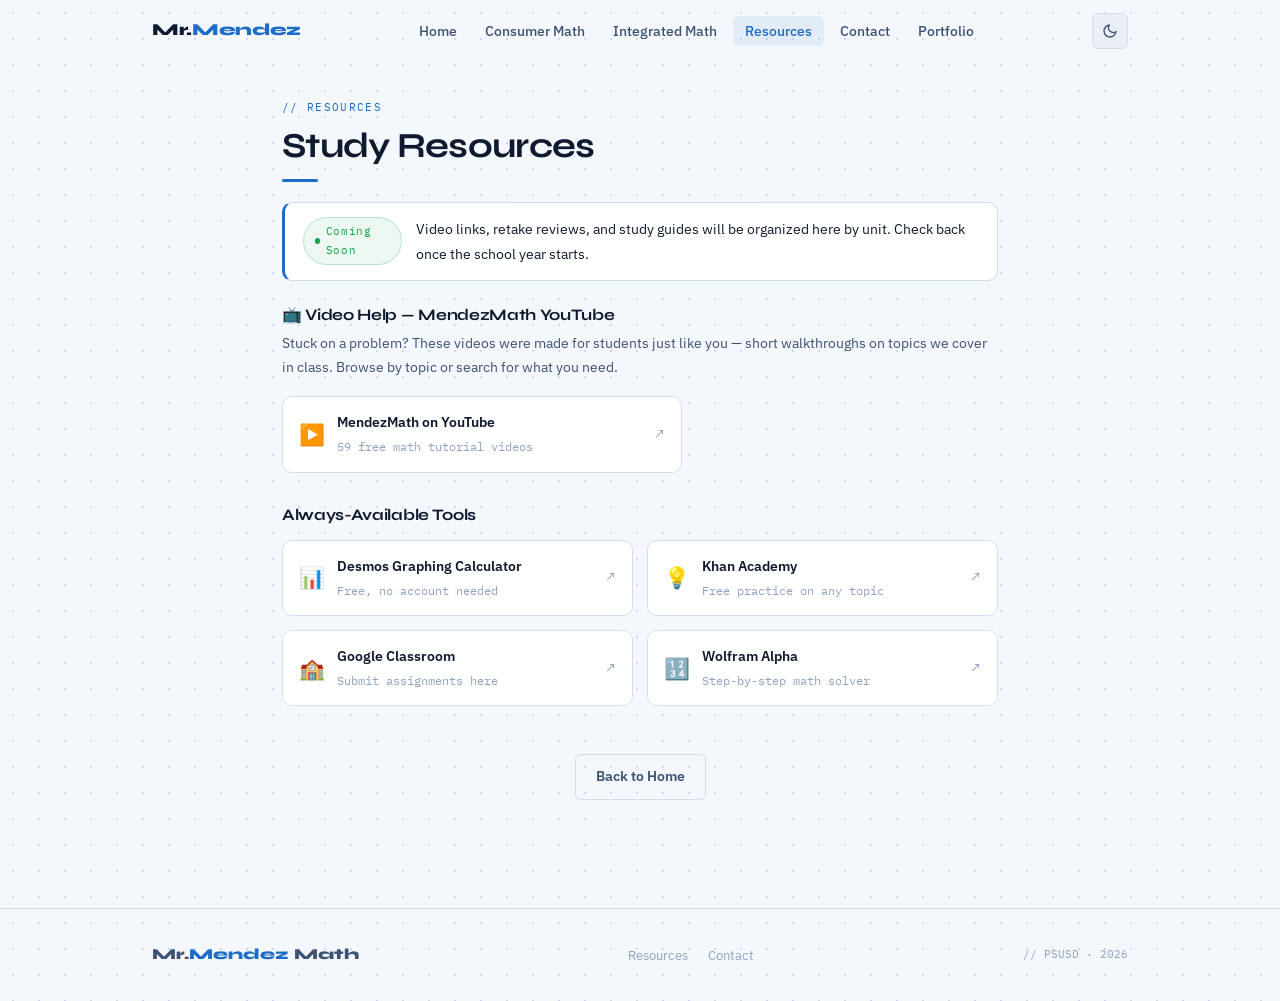
<file: resources.html>
<!DOCTYPE html>
<html lang="en">
<head>
  <meta charset="UTF-8" />
  <meta name="viewport" content="width=device-width, initial-scale=1.0" />
  <title>Math Resources — Mr. Mendez | PSUSD</title>
    <meta name="description" content="Free math resources, video help, Desmos, Khan Academy, and study tools for Mr. Mendez's students at PSUSD." />
  <link rel="preconnect" href="https://fonts.googleapis.com" />
  <link rel="preconnect" href="https://fonts.gstatic.com" crossorigin />
  <link href="https://fonts.googleapis.com/css2?family=IBM+Plex+Mono:wght@400;500&family=IBM+Plex+Sans:ital,wght@0,400;0,500;0,600;1,400&family=Syne:wght@700;800&display=swap" rel="stylesheet" />
  <link rel="stylesheet" href="style.css" />
</head>
<body>
<nav id="navbar">
  <div class="nav-inner">
    <a href="index.html" class="nav-logo">Mr.<span>Mendez</span></a>
    <ul class="nav-links">
      <li><a href="index.html">Home</a></li>
      <li><a href="consumer-math.html">Consumer Math</a></li>
      <li><a href="integrated-math.html">Integrated Math</a></li>
      <li><a href="resources.html" class="active">Resources</a></li>
      <li><a href="contact.html">Contact</a></li>
      <li><a href="portfolio.html">Portfolio</a></li>
    </ul>
    <div class="nav-right">
      <button class="theme-toggle" id="themeToggle" aria-label="Toggle light/dark mode" title="Toggle light/dark mode">
        <svg class="icon-sun" xmlns="http://www.w3.org/2000/svg" width="18" height="18" viewBox="0 0 24 24" fill="none" stroke="currentColor" stroke-width="2" stroke-linecap="round" stroke-linejoin="round"><circle cx="12" cy="12" r="5"/><line x1="12" y1="1" x2="12" y2="3"/><line x1="12" y1="21" x2="12" y2="23"/><line x1="4.22" y1="4.22" x2="5.64" y2="5.64"/><line x1="18.36" y1="18.36" x2="19.78" y2="19.78"/><line x1="1" y1="12" x2="3" y2="12"/><line x1="21" y1="12" x2="23" y2="12"/><line x1="4.22" y1="19.78" x2="5.64" y2="18.36"/><line x1="18.36" y1="5.64" x2="19.78" y2="4.22"/></svg>
        <svg class="icon-moon" xmlns="http://www.w3.org/2000/svg" width="16" height="16" viewBox="0 0 24 24" fill="none" stroke="currentColor" stroke-width="2" stroke-linecap="round" stroke-linejoin="round"><path d="M21 12.79A9 9 0 1 1 11.21 3 7 7 0 0 0 21 12.79z"/></svg>
      </button>
      <button class="hamburger" id="hamburger" aria-label="Open menu"><span></span><span></span><span></span></button>
    </div>
  </div>
</nav>
<div class="mobile-menu" id="mobileMenu">
  <button class="mobile-close" id="mobileClose">X</button>
  <a href="index.html" class="mobile-link">Home</a>
  <a href="consumer-math.html" class="mobile-link">Consumer Math</a>
  <a href="integrated-math.html" class="mobile-link">Integrated Math</a>
  <a href="resources.html" class="mobile-link active">Resources</a>
  <a href="contact.html" class="mobile-link">Contact</a>
  <a href="portfolio.html" class="mobile-link">Portfolio</a>
</div>
<main class="page-body">
  <div class="wrap-sm">
    <span class="sec-label">// resources</span>
    <h1 class="sec-head">Study Resources</h1>
    <div class="divider"></div>

    <div class="announcement fade">
      <span class="badge badge-green">Coming Soon</span>
      <p>Video links, retake reviews, and study guides will be organized here by unit. Check back once the school year starts.</p>
    </div>

    <!-- Mr. Mendez YouTube Channel -->
    <div style="margin-bottom: 32px;">
      <h3 style="color:var(--text); margin-bottom:8px; font-size:1rem;">📺 Video Help — MendezMath YouTube</h3>
      <p style="font-size:0.88rem; margin-bottom:16px;">
        Stuck on a problem? These videos were made for students just like you — short walkthroughs on topics
        we cover in class. Browse by topic or search for what you need.
      </p>
      <a href="https://www.youtube.com/@mendezmath1446/videos" target="_blank" rel="noopener" class="quick-card fade" style="max-width:400px; display:flex;">
        <span class="quick-icon">▶️</span>
        <div class="quick-text">
          <strong>MendezMath on YouTube</strong>
          <span>59 free math tutorial videos</span>
        </div>
        <span class="quick-arrow">↗</span>
      </a>
    </div>

        <!-- Placeholder resource groups — fill these in each semester -->
    <div style="margin-top: 32px;">
      <h3 style="color:var(--text); margin-bottom:16px; font-size:1rem;">Always-Available Tools</h3>
      <div class="grid-2 fade">
        <a href="https://www.desmos.com" target="_blank" rel="noopener" class="quick-card">
          <span class="quick-icon">📊</span>
          <div class="quick-text">
            <strong>Desmos Graphing Calculator</strong>
            <span>Free, no account needed</span>
          </div>
          <span class="quick-arrow">↗</span>
        </a>
        <a href="https://www.khanacademy.org" target="_blank" rel="noopener" class="quick-card">
          <span class="quick-icon">💡</span>
          <div class="quick-text">
            <strong>Khan Academy</strong>
            <span>Free practice on any topic</span>
          </div>
          <span class="quick-arrow">↗</span>
        </a>
        <a href="https://classroom.google.com" target="_blank" rel="noopener" class="quick-card">
          <span class="quick-icon">🏫</span>
          <div class="quick-text">
            <strong>Google Classroom</strong>
            <span>Submit assignments here</span>
          </div>
          <span class="quick-arrow">↗</span>
        </a>
        <a href="https://www.wolframalpha.com" target="_blank" rel="noopener" class="quick-card">
          <span class="quick-icon">🔢</span>
          <div class="quick-text">
            <strong>Wolfram Alpha</strong>
            <span>Step-by-step math solver</span>
          </div>
          <span class="quick-arrow">↗</span>
        </a>
      </div>
    </div>

    <div style="text-align:center; margin-top:48px;">
      <a href="index.html" class="btn btn-ghost">Back to Home</a>
    </div>
  </div>
</main>
<footer>
  <div class="wrap">
    <div class="footer-inner">
      <div class="footer-logo">Mr.<span>Mendez</span> Math</div>
      <ul class="footer-links">
        <li><a href="resources.html">Resources</a></li>
        <li><a href="contact.html">Contact</a></li>
      </ul>
      <p class="footer-copy">// PSUSD · <span class="footer-year">2025</span></p>
    </div>
  </div>
</footer>
<script src="script.js"></script>

<button id="backToTop" aria-label="Back to top" title="Back to top">↑</button>
</body>
</html>
</file>
<file: style.css>
/* ============================================================
   MR. MENDEZ MATH — style.css
   Shared styles for all pages.
   TO CUSTOMIZE: Change --accent to retheme the whole site.
============================================================ */

/* ── DARK MODE (default) ── */
:root {
  --bg:           #090d18;
  --bg-2:         #0f1526;
  --bg-card:      #131929;
  --accent:       #2979d9;
  --accent-dim:   rgba(41,121,217,0.13);
  --accent-line:  rgba(41,121,217,0.3);
  --warm:         #f5a424;
  --warm-bg:      rgba(245,164,36,0.08);
  --warm-border:  rgba(245,164,36,0.2);
  --green:        #22c55e;
  --green-bg:     rgba(34,197,94,0.10);
  --green-border: rgba(34,197,94,0.25);
  --text:         #dde4f0;
  --text-2:       #7e90b0;
  --text-3:       #3a4d6a;
  --border:       #192035;
  --nav-bg:       rgba(9,13,24,0.94);
  --mobile-bg:    rgba(9,13,24,0.97);
  --dot-color:    rgba(25,32,53,0.45);
  --shadow:       0 4px 24px rgba(0,0,0,0.4);
  --link-hover:   #6baeff;
  /* Non-color tokens */
  --radius:       10px;
  --radius-sm:    6px;
  --font-head:    'Syne', sans-serif;
  --font-body:    'IBM Plex Sans', sans-serif;
  --font-mono:    'IBM Plex Mono', monospace;
  --nav-h:        62px;
  --ease:         cubic-bezier(0.4, 0, 0.2, 1);
}

/* ── LIGHT MODE — system preference ── */
@media (prefers-color-scheme: light) {
  :root:not([data-theme="dark"]) {
    --bg:           #f4f7fc;
    --bg-2:         #eaeef7;
    --bg-card:      #ffffff;
    --accent:       #1d6cc8;
    --accent-dim:   rgba(29,108,200,0.08);
    --accent-line:  rgba(29,108,200,0.22);
    --warm:         #c05a00;
    --warm-bg:      rgba(192,90,0,0.07);
    --warm-border:  rgba(192,90,0,0.2);
    --green:        #16a34a;
    --green-bg:     rgba(22,163,74,0.08);
    --green-border: rgba(22,163,74,0.22);
    --text:         #0f1a2e;
    --text-2:       #3d5275;
    --text-3:       #8fa3c0;
    --border:       #d4ddf0;
    --nav-bg:       rgba(244,247,252,0.95);
    --mobile-bg:    rgba(244,247,252,0.98);
    --dot-color:    rgba(180,196,230,0.6);
    --shadow:       0 4px 24px rgba(0,0,0,0.08);
    --link-hover:   #1254a0;
  }
}

/* ── LIGHT MODE — manual override ── */
[data-theme="light"] {
  --bg:           #f4f7fc;
  --bg-2:         #eaeef7;
  --bg-card:      #ffffff;
  --accent:       #1d6cc8;
  --accent-dim:   rgba(29,108,200,0.08);
  --accent-line:  rgba(29,108,200,0.22);
  --warm:         #c05a00;
  --warm-bg:      rgba(192,90,0,0.07);
  --warm-border:  rgba(192,90,0,0.2);
  --green:        #16a34a;
  --green-bg:     rgba(22,163,74,0.08);
  --green-border: rgba(22,163,74,0.22);
  --text:         #0f1a2e;
  --text-2:       #3d5275;
  --text-3:       #8fa3c0;
  --border:       #d4ddf0;
  --nav-bg:       rgba(244,247,252,0.95);
  --mobile-bg:    rgba(244,247,252,0.98);
  --dot-color:    rgba(180,196,230,0.6);
  --shadow:       0 4px 24px rgba(0,0,0,0.08);
  --link-hover:   #1254a0;
}

/* ── DARK MODE — manual override ── */
[data-theme="dark"] {
  --bg:           #090d18;
  --bg-2:         #0f1526;
  --bg-card:      #131929;
  --accent:       #2979d9;
  --accent-dim:   rgba(41,121,217,0.13);
  --accent-line:  rgba(41,121,217,0.3);
  --warm:         #f5a424;
  --warm-bg:      rgba(245,164,36,0.08);
  --warm-border:  rgba(245,164,36,0.2);
  --green:        #22c55e;
  --green-bg:     rgba(34,197,94,0.10);
  --green-border: rgba(34,197,94,0.25);
  --text:         #dde4f0;
  --text-2:       #7e90b0;
  --text-3:       #3a4d6a;
  --border:       #192035;
  --nav-bg:       rgba(9,13,24,0.94);
  --mobile-bg:    rgba(9,13,24,0.97);
  --dot-color:    rgba(25,32,53,0.45);
  --shadow:       0 4px 24px rgba(0,0,0,0.4);
  --link-hover:   #6baeff;
}

/* ── RESET ── */
*, *::before, *::after { box-sizing: border-box; margin: 0; padding: 0; }
html { scroll-behavior: smooth; font-size: 16px; }
body {
  background-color: var(--bg);
  color: var(--text);
  font-family: var(--font-body);
  line-height: 1.7;
  background-image: radial-gradient(circle, var(--dot-color) 1px, transparent 1px);
  background-size: 26px 26px;
  min-height: 100vh;
  transition: background-color 0.3s ease, color 0.3s ease;
}
img { max-width: 100%; display: block; }
a { color: var(--accent); text-decoration: none; transition: color 0.2s; }
a:hover { color: var(--link-hover); }
ul { list-style: none; }
code { font-family: var(--font-mono); font-size: 0.85em; background: var(--bg-2); padding: 2px 6px; border-radius: 4px; color: var(--accent); }

/* ── SCROLLBAR ── */
::-webkit-scrollbar { width: 5px; }
::-webkit-scrollbar-track { background: var(--bg); }
::-webkit-scrollbar-thumb { background: var(--accent); border-radius: 3px; }

/* ── TYPOGRAPHY ── */
h1, h2, h3 { font-family: var(--font-head); line-height: 1.2; letter-spacing: -0.02em; color: var(--text); }
h1 { font-size: clamp(1.5rem, 3.5vw, 2.2rem); }
h2 { font-size: 1.1rem; font-weight: 700; }
p  { color: var(--text-2); }

/* ── LAYOUT ── */
.wrap    { max-width: 1020px; margin: 0 auto; padding: 0 22px; }
.wrap-sm { max-width: 760px;  margin: 0 auto; padding: 0 22px; }
.page-body { padding-top: calc(var(--nav-h) + 36px); padding-bottom: 60px; }

/* ── GRIDS ── */
.grid-2 { display: grid; grid-template-columns: repeat(auto-fit, minmax(280px, 1fr)); gap: 14px; }
.grid-3 { display: grid; grid-template-columns: repeat(auto-fit, minmax(220px, 1fr)); gap: 14px; }

/* ── NAV ── */
nav {
  position: fixed; top: 0; width: 100%; z-index: 200;
  height: var(--nav-h); display: flex; align-items: center;
  transition: background 0.3s var(--ease), border-color 0.3s;
  border-bottom: 1px solid transparent;
}
nav.scrolled {
  background: var(--nav-bg);
  backdrop-filter: blur(18px);
  -webkit-backdrop-filter: blur(18px);
  border-color: var(--border);
}
.nav-inner {
  display: flex; align-items: center; justify-content: space-between;
  width: 100%; max-width: 1020px; margin: 0 auto; padding: 0 22px;
}
.nav-logo { font-family: var(--font-head); font-weight: 800; font-size: 1.05rem; color: var(--text); letter-spacing: -0.02em; }
.nav-logo span { color: var(--accent); }
.nav-links { display: flex; gap: 4px; align-items: center; }
.nav-links a {
  color: var(--text-2); font-size: 0.875rem; font-weight: 500;
  padding: 6px 12px; border-radius: var(--radius-sm);
  transition: color 0.2s, background 0.2s;
}
.nav-links a:hover { color: var(--text); background: var(--bg-2); }
.nav-links a.active { color: var(--accent); background: var(--accent-dim); }
.nav-right { display: flex; align-items: center; gap: 8px; }

/* ── THEME TOGGLE ── */
.theme-toggle {
  display: flex; align-items: center; justify-content: center;
  width: 36px; height: 36px; border-radius: var(--radius-sm);
  background: var(--bg-2); border: 1px solid var(--border);
  color: var(--text-2); cursor: pointer; flex-shrink: 0;
  transition: color 0.2s, background 0.2s, border-color 0.2s;
}
.theme-toggle:hover { color: var(--accent); border-color: var(--accent-line); background: var(--accent-dim); }

/* Icon visibility — controlled by JS via html.is-light / html.is-dark classes */
.icon-sun  { display: block; }
.icon-moon { display: none; }
html.is-light .icon-sun  { display: none; }
html.is-light .icon-moon { display: block; }
html.is-dark  .icon-sun  { display: block; }
html.is-dark  .icon-moon { display: none; }

/* ── HAMBURGER ── */
.hamburger {
  display: none; flex-direction: column; gap: 5px;
  cursor: pointer; background: none; border: none; padding: 6px;
}
.hamburger span { display: block; width: 22px; height: 2px; background: var(--text); border-radius: 2px; transition: 0.2s; }

/* ── MOBILE MENU ── */
.mobile-menu {
  display: none; position: fixed; inset: 0; z-index: 199;
  background: var(--mobile-bg);
  backdrop-filter: blur(20px);
  -webkit-backdrop-filter: blur(20px);
  flex-direction: column; align-items: center; justify-content: center; gap: 26px;
}
.mobile-menu.open { display: flex; }
.mobile-menu a { font-family: var(--font-head); font-size: 1.7rem; font-weight: 700; color: var(--text-2); transition: color 0.2s; }
.mobile-menu a:hover, .mobile-menu a.active { color: var(--accent); }
.mobile-close { position: absolute; top: 20px; right: 22px; background: none; border: none; color: var(--text); font-size: 1.4rem; cursor: pointer; }

/* ── WELCOME BLOCK ── */
.welcome-block {
  background: var(--bg-card); border: 1px solid var(--border);
  border-left: 3px solid var(--accent); border-radius: var(--radius);
  padding: 24px 28px; margin-bottom: 24px;
}
.welcome-block h1 { color: var(--text); margin-bottom: 10px; font-size: clamp(1.3rem, 3vw, 1.8rem); }
.welcome-block p { font-size: 0.95rem; line-height: 1.7; max-width: 72ch; }

/* ── INFO ROW (schedule + GC codes) ── */
.info-row { display: grid; grid-template-columns: 1fr 1fr; gap: 18px; margin-bottom: 24px; }
@media (max-width: 640px) { .info-row { grid-template-columns: 1fr; } }

.info-card { background: var(--bg-card); border: 1px solid var(--border); border-radius: var(--radius); overflow: hidden; }
.info-card-head {
  display: flex; align-items: center; gap: 10px;
  padding: 14px 18px; border-bottom: 1px solid var(--border);
  background: var(--accent-dim);
}
.info-icon { font-size: 1.1rem; }
.info-card-head h2 {
  font-family: var(--font-mono); font-size: 0.78rem; letter-spacing: 0.1em;
  text-transform: uppercase; color: var(--text-2); font-weight: 500;
}

/* ── TABLES ── */
.info-table { width: 100%; border-collapse: collapse; font-size: 0.9rem; }
.info-table th {
  font-family: var(--font-mono); font-size: 0.68rem; letter-spacing: 0.1em;
  text-transform: uppercase; color: var(--text-3); text-align: left;
  padding: 9px 18px; border-bottom: 1px solid var(--border);
}
.info-table td { padding: 11px 18px; border-bottom: 1px solid var(--border); color: var(--text-2); }
.info-table tr:last-child td { border-bottom: none; }
.info-table td:first-child { font-family: var(--font-mono); font-size: 0.78rem; color: var(--text-3); white-space: nowrap; }
.info-table td:nth-child(2) { color: var(--text); }
.info-table a { color: var(--accent); font-size: 0.88rem; }
.info-table a:hover { color: var(--link-hover); }

.gc-code {
  font-family: var(--font-mono); font-size: 0.88rem;
  background: var(--accent-dim); color: var(--accent);
  padding: 3px 9px; border-radius: 4px; border: 1px solid var(--accent-line); letter-spacing: 0.05em;
}
.gc-note { font-size: 0.8rem; color: var(--text-3); padding: 12px 18px; border-top: 1px solid var(--border); font-style: italic; max-width: none; }
.gc-note a { font-size: 0.8rem; }

/* ── SECTION LABEL + DIVIDER ── */
.sec-label {
  font-family: var(--font-mono); font-size: 0.7rem; letter-spacing: 0.12em;
  text-transform: uppercase; color: var(--accent); white-space: nowrap; display: block; margin-bottom: 8px;
}
.section-divider { display: flex; align-items: center; gap: 12px; margin-bottom: 14px; }
.section-divider::after { content: ''; flex: 1; height: 1px; background: var(--border); }
.divider { width: 36px; height: 3px; background: var(--accent); border-radius: 2px; margin: 12px 0 20px; }

/* ── QUICK LINKS ── */
.quick-grid { display: grid; grid-template-columns: repeat(3, 1fr); gap: 12px; margin-bottom: 28px; }
@media (max-width: 720px) { .quick-grid { grid-template-columns: repeat(2, 1fr); } }
@media (max-width: 420px) { .quick-grid { grid-template-columns: 1fr; } }

.quick-card {
  display: flex; align-items: center; gap: 12px;
  background: var(--bg-card); border: 1px solid var(--border);
  border-radius: var(--radius); padding: 14px 16px; color: var(--text); text-decoration: none;
  transition: border-color 0.22s, transform 0.22s, box-shadow 0.22s;
}
.quick-card:hover { border-color: var(--accent-line); transform: translateY(-2px); box-shadow: var(--shadow); color: var(--text); }
.quick-icon { font-size: 1.3rem; flex-shrink: 0; }
.quick-text { display: flex; flex-direction: column; gap: 2px; flex: 1; }
.quick-text strong { font-size: 0.88rem; font-weight: 600; color: var(--text); }
.quick-text span { font-size: 0.75rem; color: var(--text-3); font-family: var(--font-mono); }
.quick-arrow { font-size: 0.85rem; color: var(--text-3); flex-shrink: 0; }

/* ── CONTACT BAR ── */
.contact-bar {
  display: flex; align-items: center; flex-wrap: wrap; gap: 0;
  background: var(--bg-card); border: 1px solid var(--border);
  border-radius: var(--radius); overflow: hidden; margin-bottom: 8px;
}
.contact-item { display: flex; flex-direction: column; gap: 3px; padding: 16px 22px; flex: 1; min-width: 160px; }
.contact-label { font-family: var(--font-mono); font-size: 0.67rem; letter-spacing: 0.12em; text-transform: uppercase; color: var(--accent); }
.contact-item span, .contact-item a { font-size: 0.88rem; color: var(--text-2); }
.contact-item a:hover { color: var(--text); }
.contact-divider { width: 1px; align-self: stretch; background: var(--border); }
@media (max-width: 640px) {
  .contact-bar { flex-direction: column; }
  .contact-divider { width: 100%; height: 1px; }
  .contact-item { min-width: unset; }
}

/* ── WEEK BLOCKS (class pages) ── */
.week-block { margin-bottom: 36px; }
.week-title { font-family: var(--font-head); font-size: 1rem; color: var(--text); margin-bottom: 10px; padding-bottom: 8px; border-bottom: 1px solid var(--border); }
.day-row { display: grid; grid-template-columns: 120px 1fr; gap: 12px; padding: 10px 0; border-bottom: 1px solid var(--border); }
.day-row:last-child { border-bottom: none; }
.day-label { font-family: var(--font-mono); font-size: 0.76rem; color: var(--text-3); padding-top: 2px; }
.day-content { font-size: 0.92rem; color: var(--text-2); }
.day-content a { color: var(--accent); font-size: 0.9rem; }
.late-cutoff {
  text-align: center; color: var(--warm);
  font-family: var(--font-head); font-size: 0.88rem; font-weight: 700;
  letter-spacing: 0.06em; text-transform: uppercase;
  background: var(--warm-bg); border: 1px solid var(--warm-border);
  border-radius: var(--radius-sm); padding: 11px; margin: 20px 0;
}

/* ── CARDS ── */
.card { background: var(--bg-card); border: 1px solid var(--border); border-radius: var(--radius); padding: 20px; transition: border-color 0.22s, transform 0.22s, box-shadow 0.22s; }
.card:hover { border-color: var(--accent-line); transform: translateY(-2px); box-shadow: var(--shadow); }
.card-icon { font-size: 1.6rem; margin-bottom: 12px; display: block; }
.card h3 { margin-bottom: 8px; }

/* ── BUTTONS ── */
.btn {
  display: inline-flex; align-items: center; gap: 7px;
  padding: 10px 20px; border-radius: var(--radius-sm);
  font-family: var(--font-body); font-size: 0.88rem; font-weight: 600;
  cursor: pointer; transition: all 0.2s var(--ease); border: none; text-decoration: none;
}
.btn-sm { padding: 7px 14px; font-size: 0.82rem; }
.btn-primary { background: var(--accent); color: #fff; }
.btn-primary:hover { background: #4a93f5; color: #fff; transform: translateY(-1px); box-shadow: 0 4px 16px rgba(41,121,217,0.3); }
.btn-ghost { background: transparent; color: var(--text-2); border: 1px solid var(--border); }
.btn-ghost:hover { border-color: var(--accent); color: var(--text); }

/* ── PAGE HEADER ── */
.page-header { margin-bottom: 28px; }
.page-header h1 { margin-bottom: 6px; }
.page-note { font-size: 0.84rem; font-style: italic; color: var(--text-3); margin-bottom: 20px; }

/* ── BADGE ── */
.badge { display: inline-flex; align-items: center; gap: 6px; font-family: var(--font-mono); font-size: 0.7rem; letter-spacing: 0.06em; padding: 4px 11px; border-radius: 100px; }
.badge-green { background: var(--green-bg); color: var(--green); border: 1px solid var(--green-border); }
.badge-green::before { content: ''; width: 6px; height: 6px; background: var(--green); border-radius: 50%; animation: blink 2s ease-in-out infinite; }
@keyframes blink { 0%,100%{opacity:1} 50%{opacity:0.3} }

/* ── ANNOUNCEMENT ── */
.announcement {
  display: flex; align-items: flex-start; gap: 14px;
  background: var(--bg-card); border: 1px solid var(--accent-line);
  border-left: 3px solid var(--accent); border-radius: var(--radius);
  padding: 14px 18px; margin-bottom: 24px;
}
.announcement p { font-size: 0.9rem; color: var(--text); max-width: none; margin: 0; }

/* ── FOOTER ── */
footer { border-top: 1px solid var(--border); padding: 32px 0; margin-top: 48px; }
.footer-inner { display: flex; align-items: center; justify-content: space-between; flex-wrap: wrap; gap: 16px; }
.footer-logo { font-family: var(--font-head); font-weight: 800; font-size: 0.95rem; color: var(--text-2); }
.footer-logo span { color: var(--accent); }
.footer-links { display: flex; gap: 20px; }
.footer-links a { color: var(--text-3); font-size: 0.82rem; transition: color 0.2s; }
.footer-links a:hover { color: var(--text); }
.footer-copy { font-family: var(--font-mono); font-size: 0.7rem; color: var(--text-3); }

/* ── FADE IN ── */
.fade { opacity: 0; transform: translateY(16px); transition: opacity 0.5s ease, transform 0.5s ease; }
.fade.in { opacity: 1; transform: none; }
.fade:nth-child(2) { transition-delay: 0.07s; }
.fade:nth-child(3) { transition-delay: 0.14s; }
.fade:nth-child(4) { transition-delay: 0.21s; }
.fade:nth-child(5) { transition-delay: 0.28s; }

/* ── RESPONSIVE ── */
@media (max-width: 720px) {
  .nav-links { display: none; }
  .hamburger { display: flex; }
  .footer-inner { flex-direction: column; text-align: center; }
  .footer-links { justify-content: center; }
  .day-row { grid-template-columns: 80px 1fr; }
}
@media (max-width: 480px) {
  .day-row { grid-template-columns: 1fr; gap: 3px; }
  .day-label { font-size: 0.7rem; }
  .grid-2, .grid-3 { grid-template-columns: 1fr; }
}

/* ── BACK TO TOP BUTTON ── */
#backToTop {
  position: fixed;
  bottom: 28px;
  right: 24px;
  z-index: 150;
  width: 42px;
  height: 42px;
  border-radius: 50%;
  background: var(--accent);
  color: #fff;
  border: none;
  cursor: pointer;
  display: flex;
  align-items: center;
  justify-content: center;
  font-size: 1.1rem;
  box-shadow: 0 4px 16px rgba(41,121,217,0.35);
  opacity: 0;
  transform: translateY(12px);
  pointer-events: none;
  transition: opacity 0.3s ease, transform 0.3s ease, background 0.2s;
}
#backToTop.visible {
  opacity: 1;
  transform: translateY(0);
  pointer-events: auto;
}
#backToTop:hover { background: var(--link-hover); }
#backToTop:focus-visible {
  outline: 2px solid var(--accent);
  outline-offset: 3px;
}

/* ── FOCUS STYLES (keyboard accessibility) ── */
a:focus-visible,
button:focus-visible,
[tabindex="0"]:focus-visible {
  outline: 2px solid var(--accent);
  outline-offset: 3px;
  border-radius: 4px;
}

/* ── EXP-HEADER cursor for keyboard users ── */
.exp-header { cursor: pointer; }
.exp-header:focus-visible {
  outline: 2px solid var(--accent);
  outline-offset: -2px;
}
</file>
